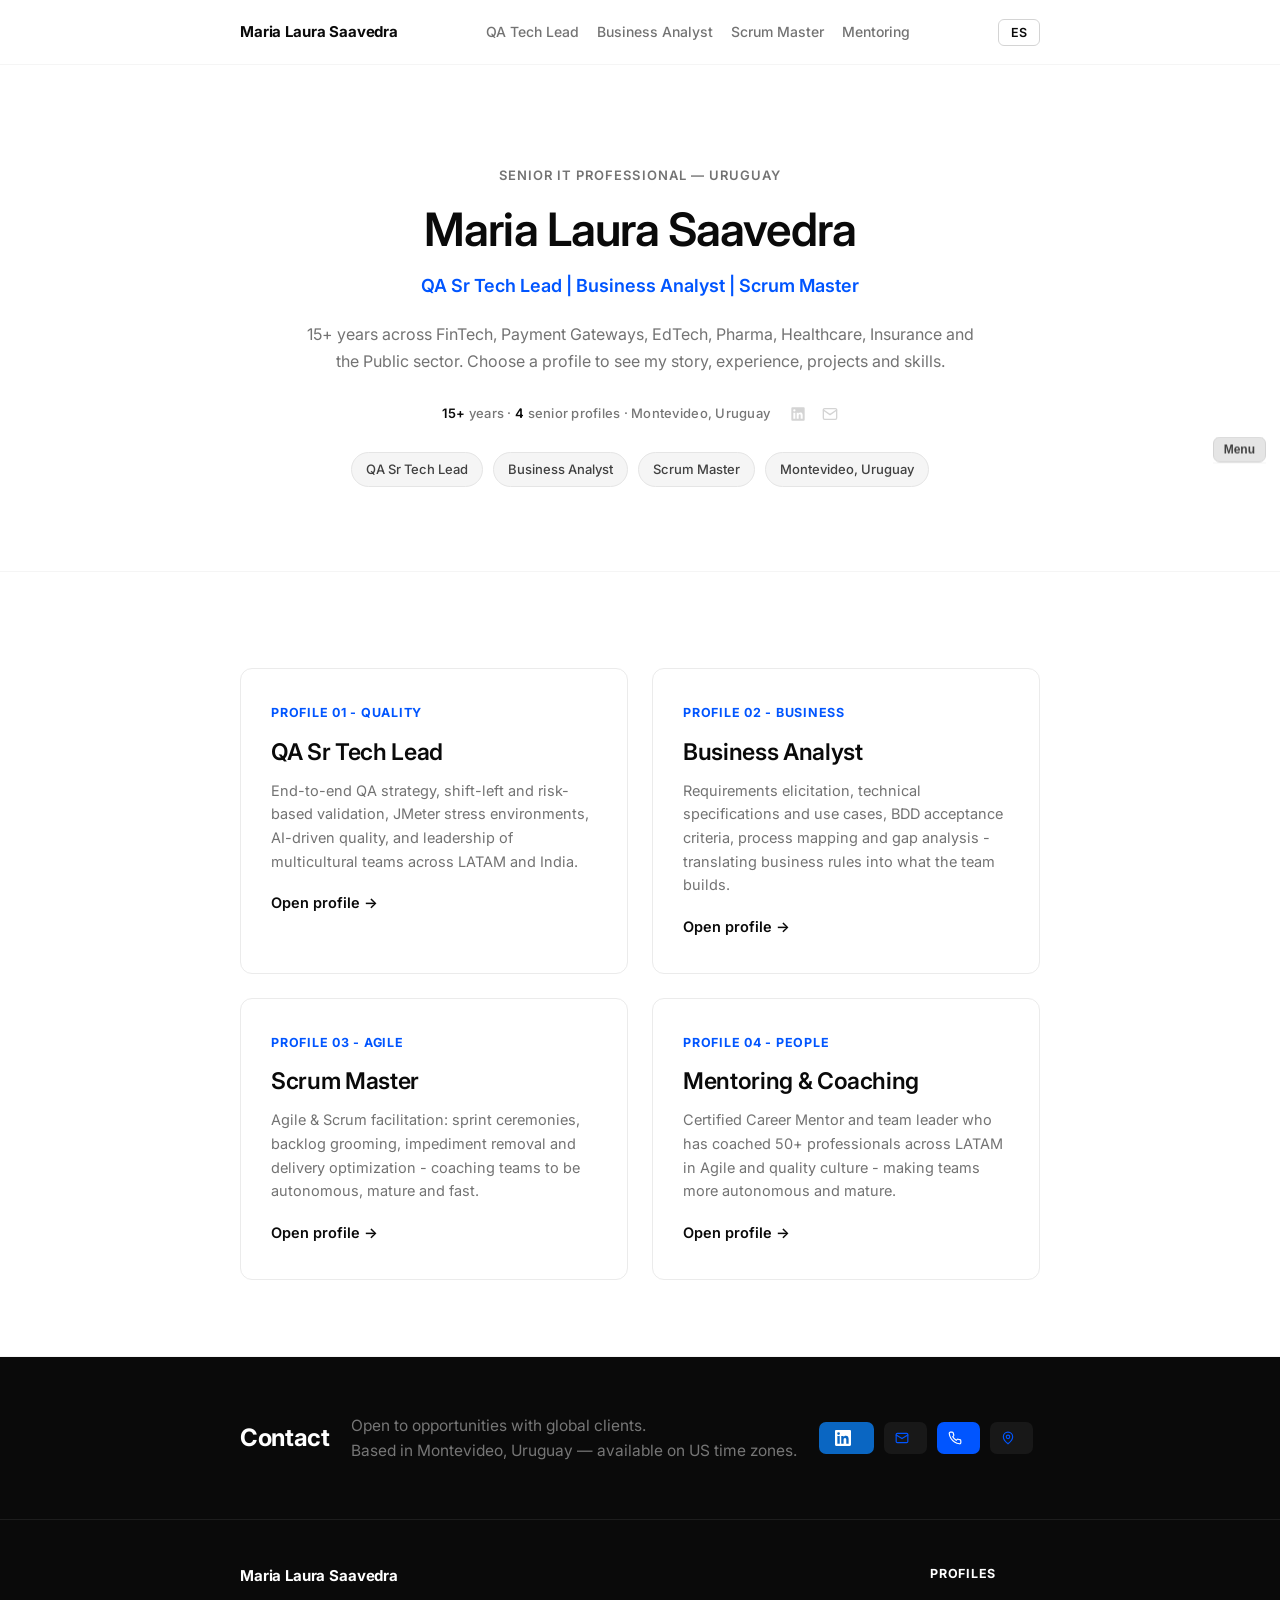
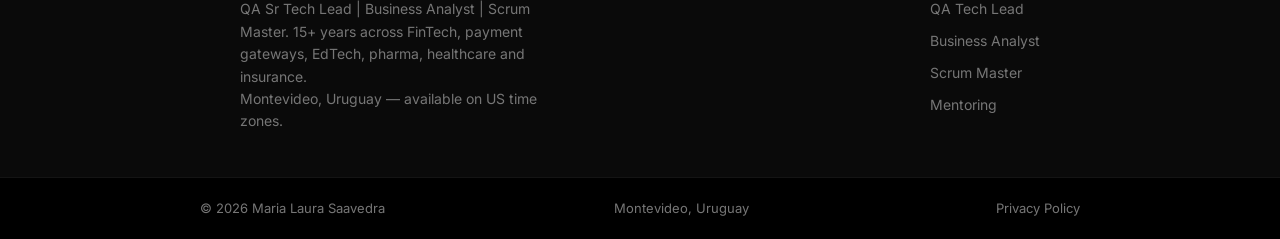
<file: index.html>
<!DOCTYPE html>
<html lang="en">
<head>
<meta charset="UTF-8">
<meta name="viewport" content="width=device-width, initial-scale=1.0">
<title>Maria Laura Saavedra - Senior Profiles</title>
<meta name="description" content="Maria Laura Saavedra - QA Sr Tech Lead and Business Analyst. 15+ years across FinTech, payment gateways, insurance, healthcare and the public sector. Montevideo, Uruguay.">
<link rel="preconnect" href="https://fonts.googleapis.com">
<link rel="preconnect" href="https://fonts.gstatic.com" crossorigin>
<link href="https://fonts.googleapis.com/css2?family=Inter:wght@400;500;600;700;800&display=swap" rel="stylesheet">
<link rel="stylesheet" href="styles.css">
</head>
<body>

<nav>
  <div class="container">
    <a class="logo" href="index.html">Maria Laura Saavedra</a>
    <div class="nav-links">
      <a class="nav-link-btn" href="qa-lead.html"><span class="en">QA Tech Lead</span><span class="es">QA Tech Lead</span></a>
      <a class="nav-link-btn" href="ba.html"><span class="en">Business Analyst</span><span class="es">Business Analyst</span></a>
      <a class="nav-link-btn" href="scrum-master.html"><span class="en">Scrum Master</span><span class="es">Scrum Master</span></a>
      <a class="nav-link-btn" href="mentoring.html"><span class="en">Mentoring</span><span class="es">Mentoría</span></a>
    </div>
    <button class="lang-btn" id="langBtn" onclick="toggleLang()">ES</button>
  </div>
</nav>

<header class="hero landing-hero">
  <div class="container">
    <span class="hero-label en">Senior IT Professional &mdash; Uruguay</span>
    <span class="hero-label es">Profesional IT Senior &mdash; Uruguay</span>
    <h1>Maria Laura Saavedra</h1>
    <div class="role en">QA Sr Tech Lead | Business Analyst | Scrum Master</div>
    <div class="role es">QA Sr Tech Lead | Business Analyst | Scrum Master</div>
    <p class="en">15+ years across FinTech, Payment Gateways, EdTech, Pharma, Healthcare, Insurance and the Public sector. Choose a profile to see my story, experience, projects and skills.</p>
    <p class="es">15+ años en FinTech, Pasarelas de Pago, EdTech, Pharma, Salud, Seguros y Sector Público. Elegí un perfil para ver mi historia, experiencia, proyectos y habilidades.</p>
    <div class="hero-proof">
      <span class="hero-proof-stats en"><strong>15+</strong> years &middot; <strong>4</strong> senior profiles &middot; Montevideo, Uruguay</span>
      <span class="hero-proof-stats es"><strong>15+</strong> años &middot; <strong>4</strong> perfiles senior &middot; Montevideo, Uruguay</span>
      <div class="hero-proof-social">
        <a href="https://www.linkedin.com/in/maria-laura-saavedra-rodriguez-45029432/" target="_blank" rel="noopener" aria-label="LinkedIn">
          <svg width="16" height="16" viewBox="0 0 24 24" fill="currentColor"><path d="M20.5 2h-17A1.5 1.5 0 002 3.5v17A1.5 1.5 0 003.5 22h17a1.5 1.5 0 001.5-1.5v-17A1.5 1.5 0 0020.5 2zM8 19H5v-9h3zM6.5 8.25A1.75 1.75 0 118.3 6.5a1.78 1.78 0 01-1.8 1.75zM19 19h-3v-4.74c0-1.42-.6-1.93-1.38-1.93A1.74 1.74 0 0013 14.19a.66.66 0 000 .14V19h-3v-9h2.9v1.3a3.11 3.11 0 012.7-1.4c1.55 0 3.36.86 3.36 3.66z"/></svg>
        </a>
        <a href="mailto:saalaura@gmail.com" aria-label="Email">
          <svg width="16" height="16" viewBox="0 0 24 24" fill="none" stroke="currentColor" stroke-width="2" stroke-linecap="round" stroke-linejoin="round"><path d="M4 4h16c1.1 0 2 .9 2 2v12c0 1.1-.9 2-2 2H4c-1.1 0-2-.9-2-2V6c0-1.1.9-2 2-2z"/><polyline points="22,6 12,13 2,6"/></svg>
        </a>
      </div>
    </div>
    <div class="chips" style="justify-content:center;">
      <span class="chip">QA Sr Tech Lead</span>
      <span class="chip">Business Analyst</span>
      <span class="chip">Scrum Master</span>
      <span class="chip">Montevideo, Uruguay</span>
    </div>
  </div>
</header>

<section>
  <div class="container">
    <div class="cards">
      <a class="profile-card" href="qa-lead.html">
        <div class="pc-tag en">Profile 01 - Quality</div><div class="pc-tag es">Perfil 01 - Calidad</div>
        <h3 class="en">QA Sr Tech Lead</h3><h3 class="es">QA Sr Tech Lead</h3>
        <p class="en">End-to-end QA strategy, shift-left and risk-based validation, JMeter stress environments, AI-driven quality, and leadership of multicultural teams across LATAM and India.</p>
        <p class="es">Estrategia QA end-to-end, shift-left y validación basada en riesgo, ambientes de stress con JMeter, calidad impulsada por IA, y liderazgo de equipos multiculturales en LATAM e India.</p>
        <span class="go en">Open profile &rarr;</span><span class="go es">Abrir perfil &rarr;</span>
      </a>
      <a class="profile-card" href="ba.html">
        <div class="pc-tag en">Profile 02 - Business</div><div class="pc-tag es">Perfil 02 - Negocio</div>
        <h3 class="en">Business Analyst</h3><h3 class="es">Business Analyst</h3>
        <p class="en">Requirements elicitation, technical specifications and use cases, BDD acceptance criteria, process mapping and gap analysis - translating business rules into what the team builds.</p>
        <p class="es">Elcitación de requisitos, especificaciones técnicas y casos de uso, criterios de aceptación BDD, mapeo de procesos y gap analysis - traduciendo las reglas de negocio en lo que el equipo construye.</p>
        <span class="go en">Open profile &rarr;</span><span class="go es">Abrir perfil &rarr;</span>
      </a>
      <a class="profile-card" href="scrum-master.html">
        <div class="pc-tag en">Profile 03 - Agile</div><div class="pc-tag es">Perfil 03 - Agile</div>
        <h3 class="en">Scrum Master</h3><h3 class="es">Scrum Master</h3>
        <p class="en">Agile &amp; Scrum facilitation: sprint ceremonies, backlog grooming, impediment removal and delivery optimization - coaching teams to be autonomous, mature and fast.</p>
        <p class="es">Facilitación Agile y Scrum: ceremonias de sprint, refinamiento de backlog, eliminación de impedimentos y optimización de la entrega - coachando equipos para que sean autónomos, maduros y rápidos.</p>
        <span class="go en">Open profile &rarr;</span><span class="go es">Abrir perfil &rarr;</span>
      </a>
      <a class="profile-card" href="mentoring.html">
        <div class="pc-tag en">Profile 04 - People</div><div class="pc-tag es">Perfil 04 - Personas</div>
        <h3 class="en">Mentoring &amp; Coaching</h3><h3 class="es">Mentoría y Coaching</h3>
        <p class="en">Certified Career Mentor and team leader who has coached 50+ professionals across LATAM in Agile and quality culture - making teams more autonomous and mature.</p>
        <p class="es">Career Mentor certificada y líder de equipos que ha coachado a 50+ profesionales en LATAM en cultura Agile y de calidad - haciendo equipos más autónomos y maduros.</p>
        <span class="go en">Open profile &rarr;</span><span class="go es">Abrir perfil &rarr;</span>
      </a>
    </div>
  </div>
</section>

<section id="contact" class="contact">
  <div class="container">
    <div class="contact-info">
      <h2 class="en">Contact</h2><h2 class="es">Contacto</h2>
      <p class="en">Open to opportunities with global clients.<br>Based in Montevideo, Uruguay &mdash; available on US time zones.</p>
      <p class="es">Disponible para oportunidades con clientes globales.<br>Vivo en Montevideo, Uruguay &mdash; disponible en horarios de EE.UU.</p>
      <div class="contact-row">
      <a class="citem linkedin" href="https://www.linkedin.com/in/maria-laura-saavedra-rodriguez-45029432/" target="_blank" rel="noopener" title="LinkedIn" aria-label="LinkedIn"><svg class="btn-icon" viewBox="0 0 24 24" fill="currentColor" aria-hidden="true"><path d="M20.45 20.45h-3.55v-5.57c0-1.33-.03-3.04-1.85-3.04-1.86 0-2.14 1.45-2.14 2.94v5.67H9.36V9h3.41v1.56h.05c.47-.9 1.63-1.85 3.36-1.85 3.6 0 4.27 2.37 4.27 5.45v6.29zM5.34 7.43a2.06 2.06 0 1 1 0-4.12 2.06 2.06 0 0 1 0 4.12zM7.12 20.45H3.55V9h3.57v11.45zM22.22 0H1.77C.79 0 0 .77 0 1.72v20.55C0 23.23.79 24 1.77 24h20.45c.98 0 1.78-.77 1.78-1.73V1.72C24 .77 23.2 0 22.22 0z"/></svg></a>
      <a class="citem icon" href="mailto:saalaura@gmail.com" title="saalaura@gmail.com" aria-label="Email"><svg class="btn-icon" viewBox="0 0 24 24" fill="none" stroke="currentColor" stroke-width="2" stroke-linecap="round" stroke-linejoin="round" aria-hidden="true"><rect x="2" y="4" width="20" height="16" rx="2"/><path d="m22 7-10 6L2 7"/></svg></a>
      <a class="citem icon blue" href="tel:+59897496335" title="+598 97 496 335" aria-label="Phone"><svg class="btn-icon" viewBox="0 0 24 24" fill="none" stroke="currentColor" stroke-width="2" stroke-linecap="round" stroke-linejoin="round" aria-hidden="true"><path d="M22 16.92v3a2 2 0 0 1-2.18 2 19.79 19.79 0 0 1-8.63-3.07 19.5 19.5 0 0 1-6-6 19.79 19.79 0 0 1-3.07-8.67A2 2 0 0 1 4.11 2h3a2 2 0 0 1 2 1.72c.13.96.36 1.9.7 2.81a2 2 0 0 1-.45 2.11L8.09 9.91a16 16 0 0 0 6 6l1.27-1.27a2 2 0 0 1 2.11-.45c.91.34 1.85.57 2.81.7A2 2 0 0 1 22 16.92z"/></svg></a>
      <a class="citem icon" href="https://www.google.com/maps/search/Montevideo,+Uruguay" target="_blank" rel="noopener" title="Montevideo, Uruguay" aria-label="Location"><svg class="btn-icon" viewBox="0 0 24 24" fill="none" stroke="currentColor" stroke-width="2" stroke-linecap="round" stroke-linejoin="round" aria-hidden="true"><path d="M20 10c0 6-8 12-8 12s-8-6-8-12a8 8 0 0 1 16 0Z"/><circle cx="12" cy="10" r="3"/></svg></a>
      </div>
    </div>
  </div>
</section>

<footer>
  <div class="footer-grid">
    <div class="footer-brand">
      <div class="footer-logo">Maria Laura Saavedra</div>
      <p class="footer-desc en">QA Sr Tech Lead | Business Analyst | Scrum Master. 15+ years across FinTech, payment gateways, EdTech, pharma, healthcare and insurance.<br>Montevideo, Uruguay &mdash; available on US time zones.</p>
      <p class="footer-desc es">QA Sr Tech Lead | Business Analyst | Scrum Master. 15+ años en FinTech, pasarelas de pago, EdTech, pharma, salud y seguros.<br>Montevideo, Uruguay &mdash; disponible en horarios de EE.UU.</p>
    </div>
    <div class="footer-col">
      <div class="footer-col-heading"><span class="en">Profiles</span><span class="es">Perfiles</span></div>
      <a href="qa-lead.html"><span class="en">QA Tech Lead</span><span class="es">QA Tech Lead</span></a>
      <a href="ba.html"><span class="en">Business Analyst</span><span class="es">Business Analyst</span></a>
      <a href="scrum-master.html"><span class="en">Scrum Master</span><span class="es">Scrum Master</span></a>
      <a href="mentoring.html"><span class="en">Mentoring</span><span class="es">Mentoría</span></a>
    </div>
  </div>
  <div class="footer-bottom">
    <div class="footer-bottom-inner">
      <span>&copy; <span id="year"></span> Maria Laura Saavedra</span>
      <span>Montevideo, Uruguay</span>
      <div class="footer-bottom-links">
        <a href="privacy.html"><span class="en">Privacy Policy</span><span class="es">Política de privacidad</span></a>
      </div>
    </div>
  </div>
</footer>

<nav class="float-nav" aria-label="Quick nav">
  <button class="float-toggle" id="floatToggle" aria-label="Menu"><span class="en">Menu</span><span class="es">Menú</span></button>
  <div class="float-panel" id="floatPanel">
    <a href="index.html"><span class="en">Home</span><span class="es">Inicio</span></a>
    <a href="qa-lead.html">QA</a>
    <a href="ba.html">BA</a>
    <a href="scrum-master.html">SM</a>
    <a href="mentoring.html"><span class="en">Mentoring</span><span class="es">Mentoría</span></a>
  </div>
</nav>

<script>
  document.getElementById('year').textContent = new Date().getFullYear();
  function toggleLang() {
    document.body.classList.toggle('es');
    document.getElementById('langBtn').textContent = document.body.classList.contains('es') ? 'EN' : 'ES';
  }
  document.getElementById('floatToggle').addEventListener('click', function () {
    document.getElementById('floatPanel').classList.toggle('open');
  });
</script>
</body>
</html>
</file>
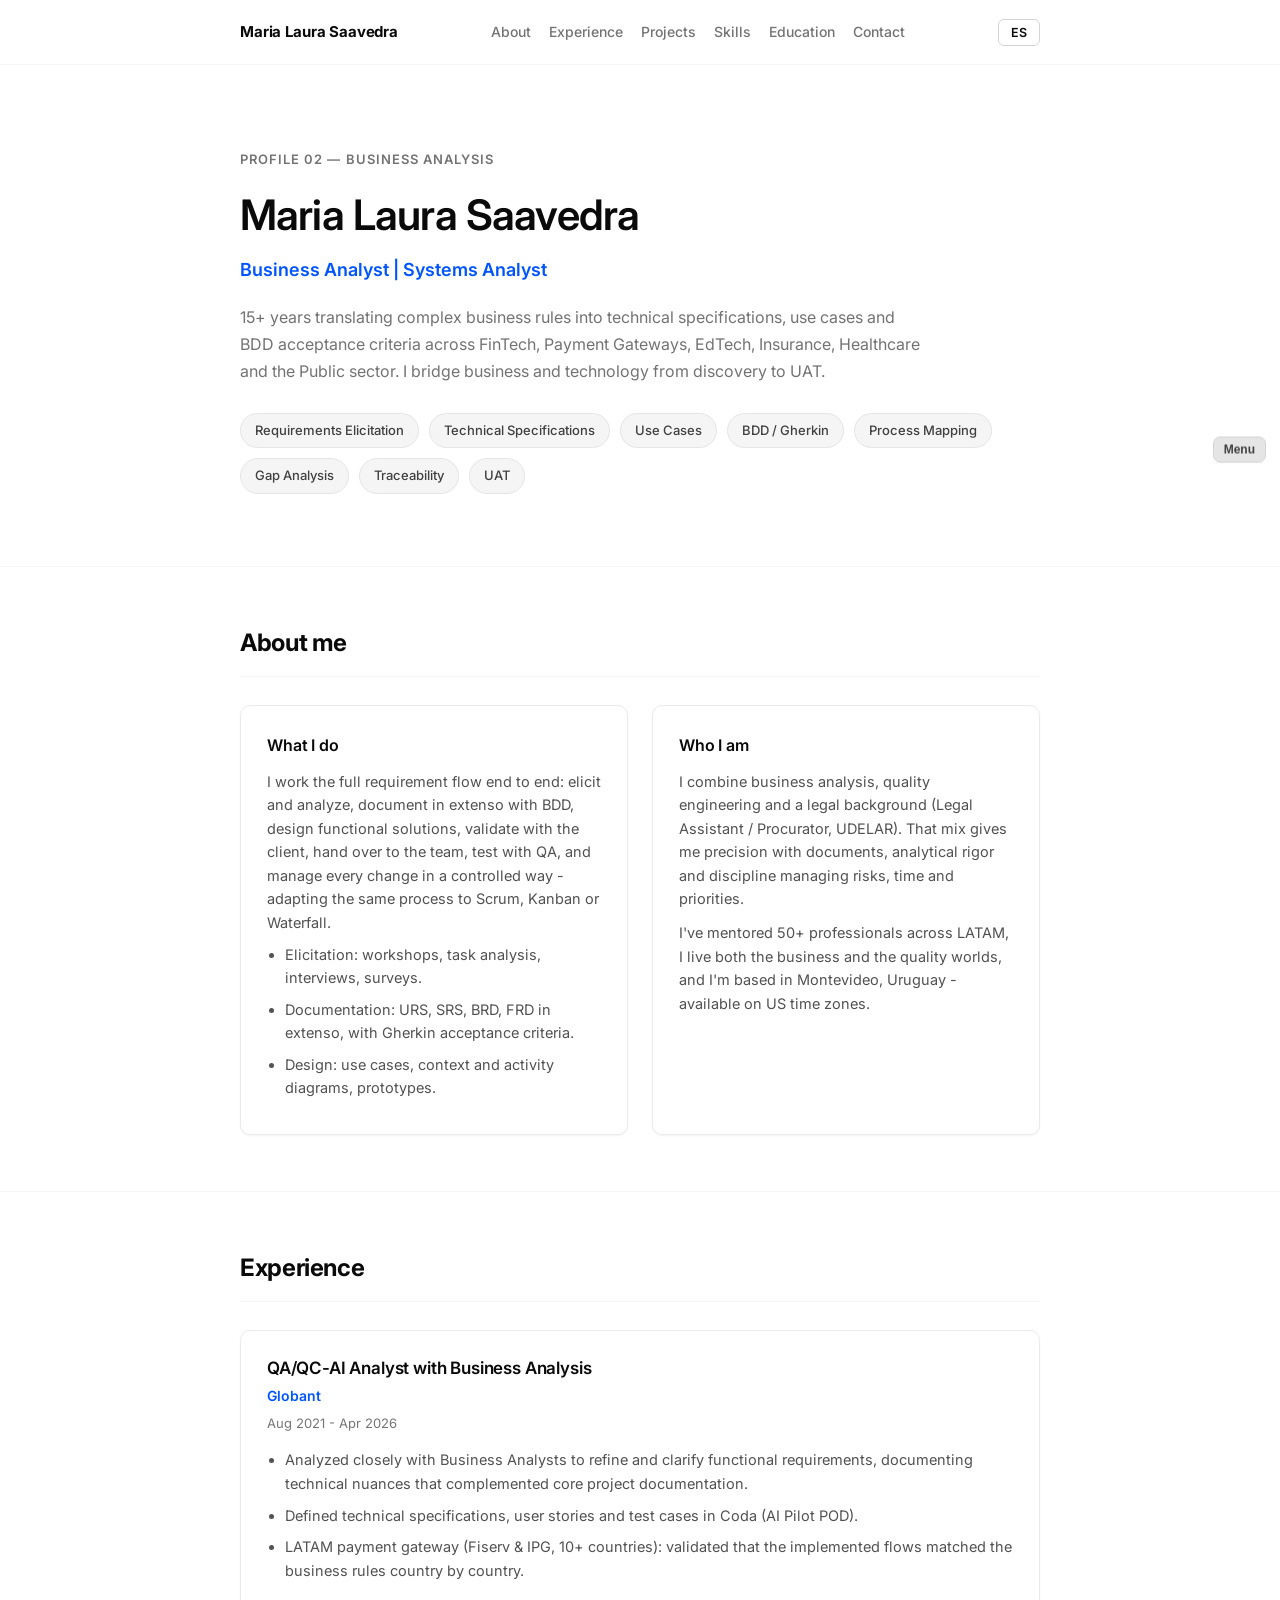
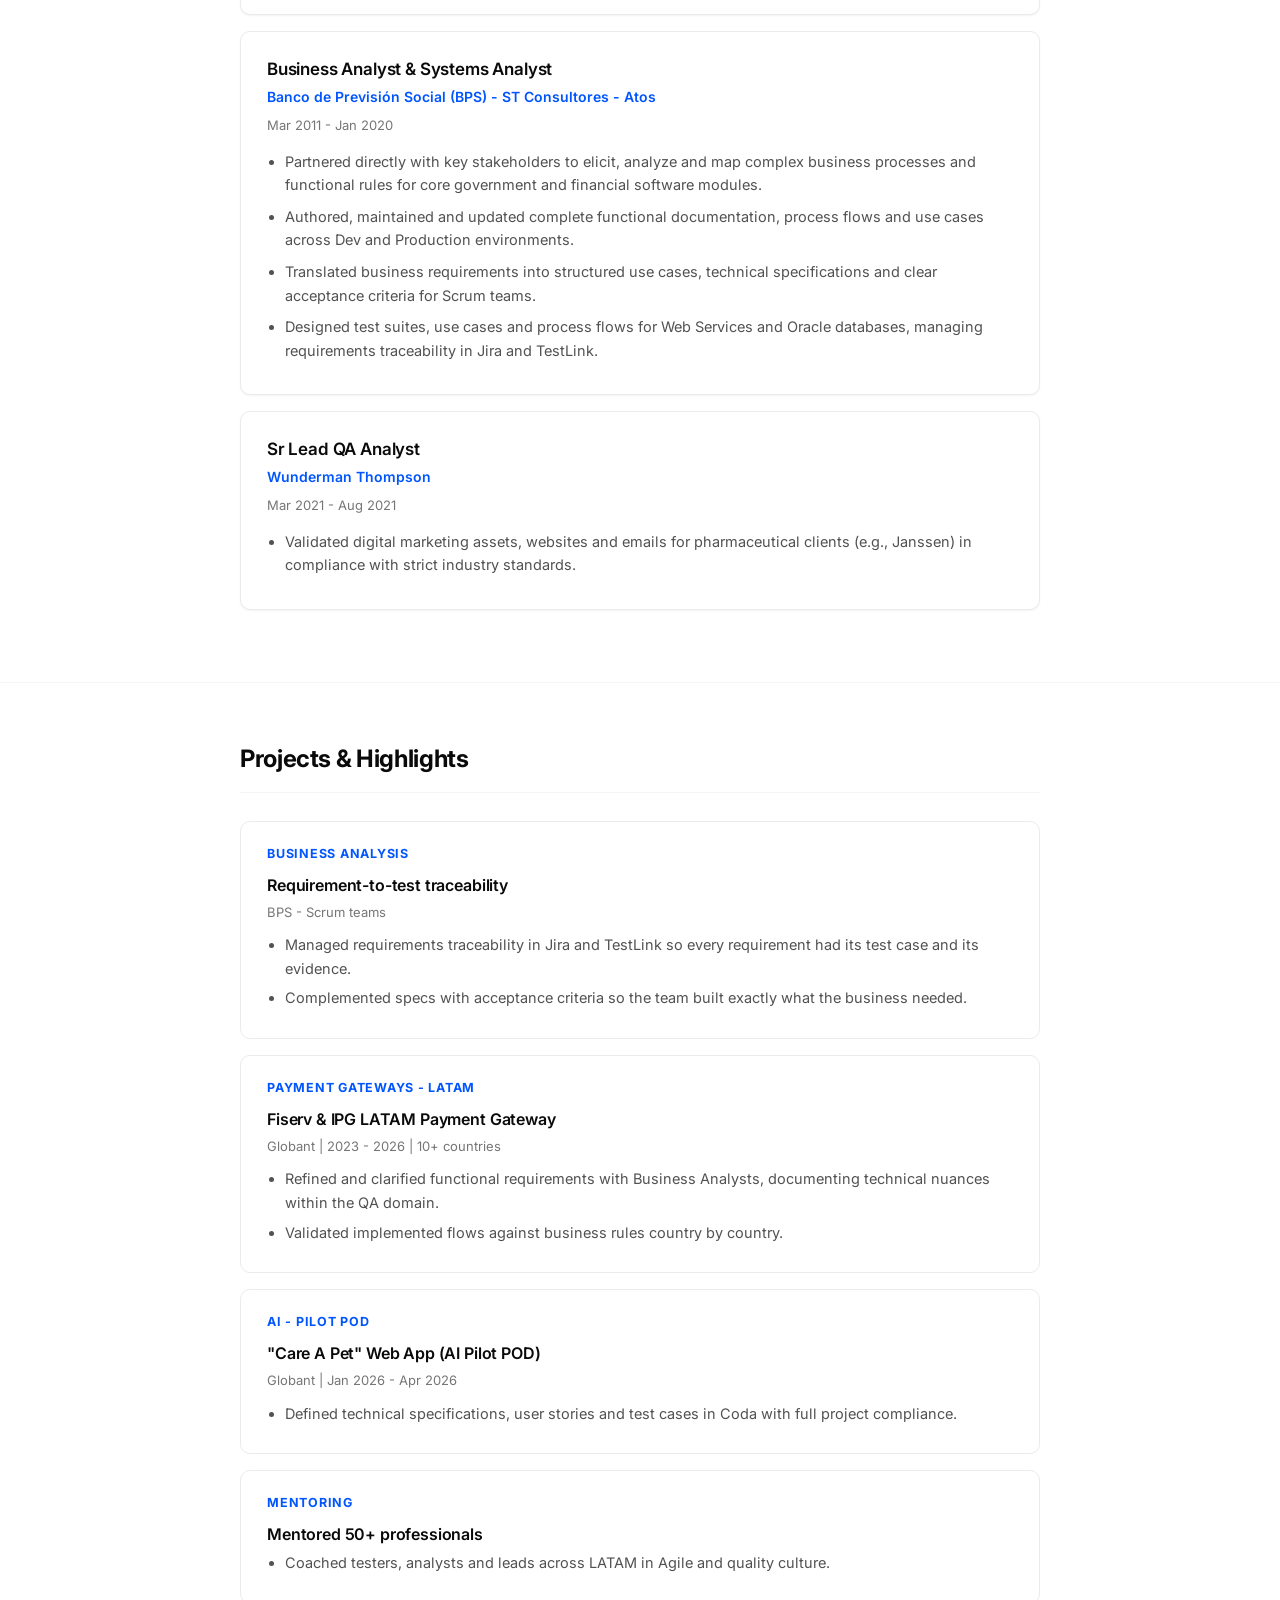
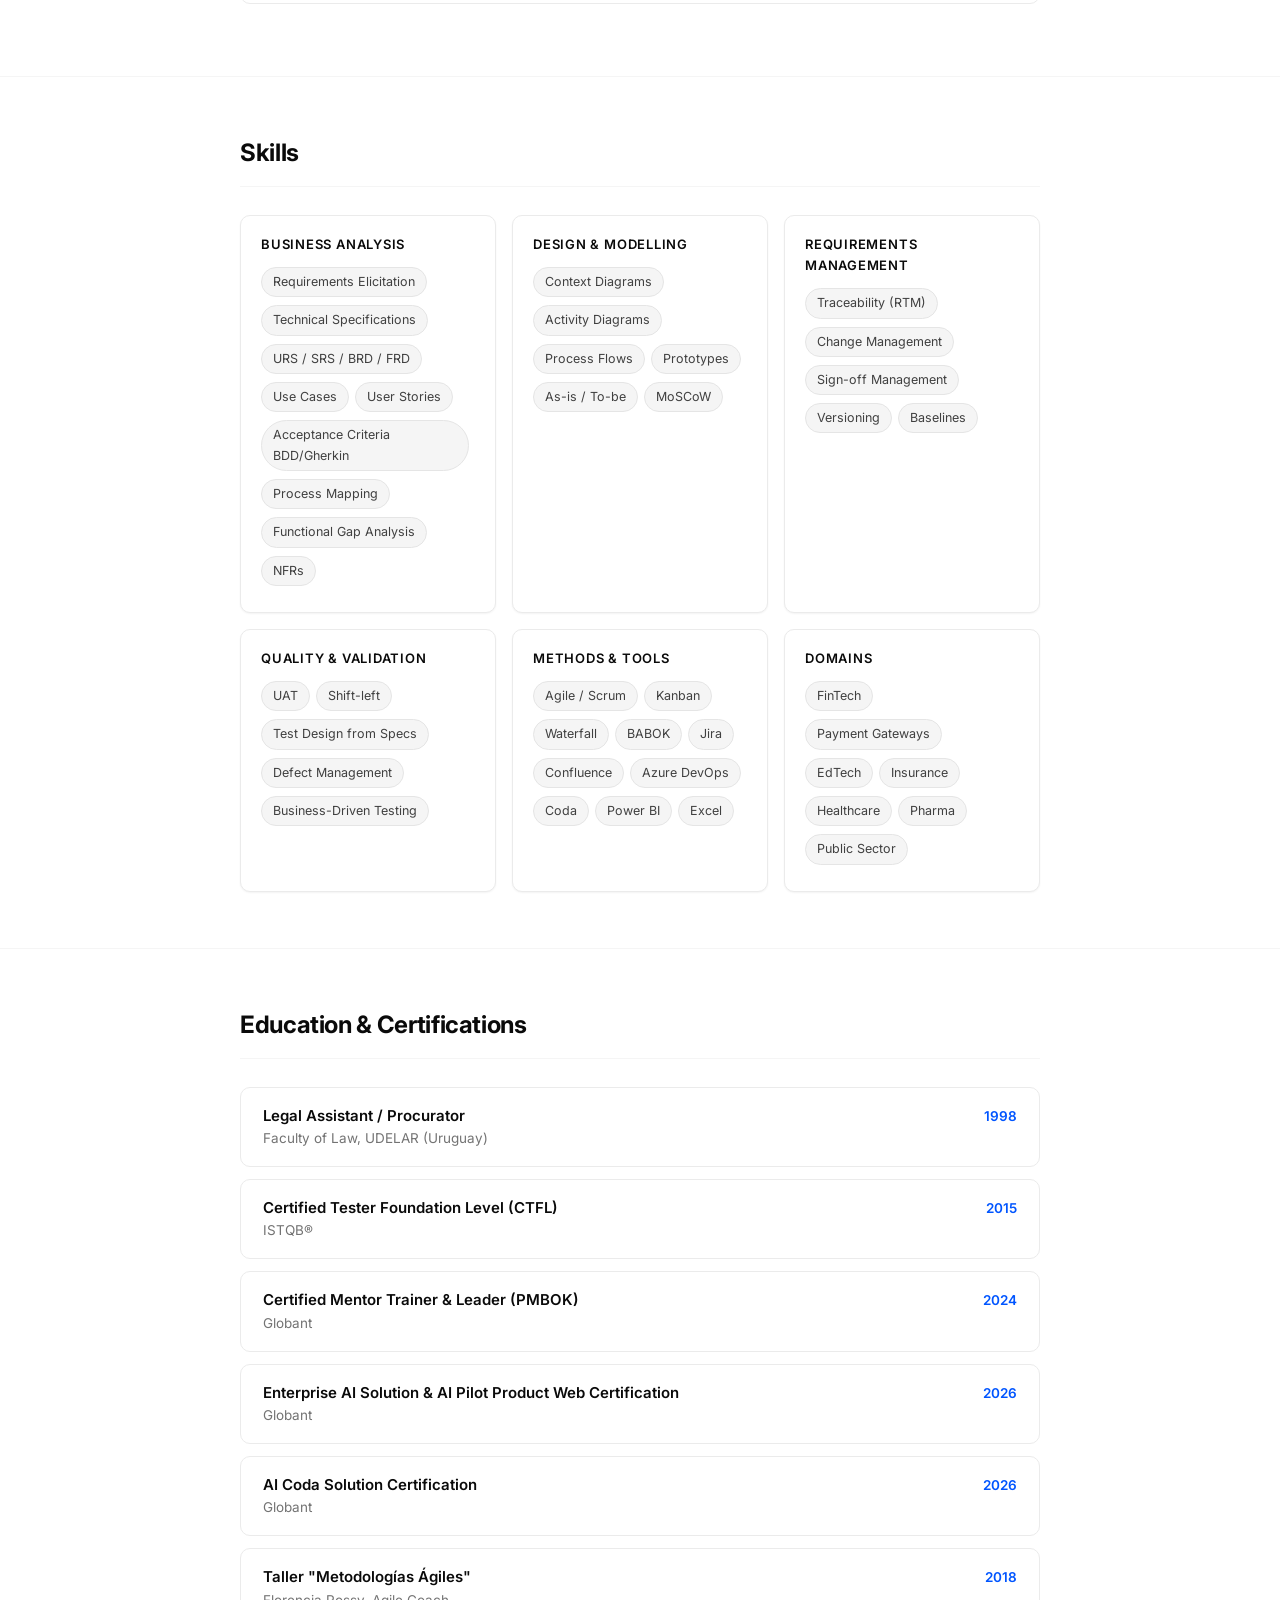
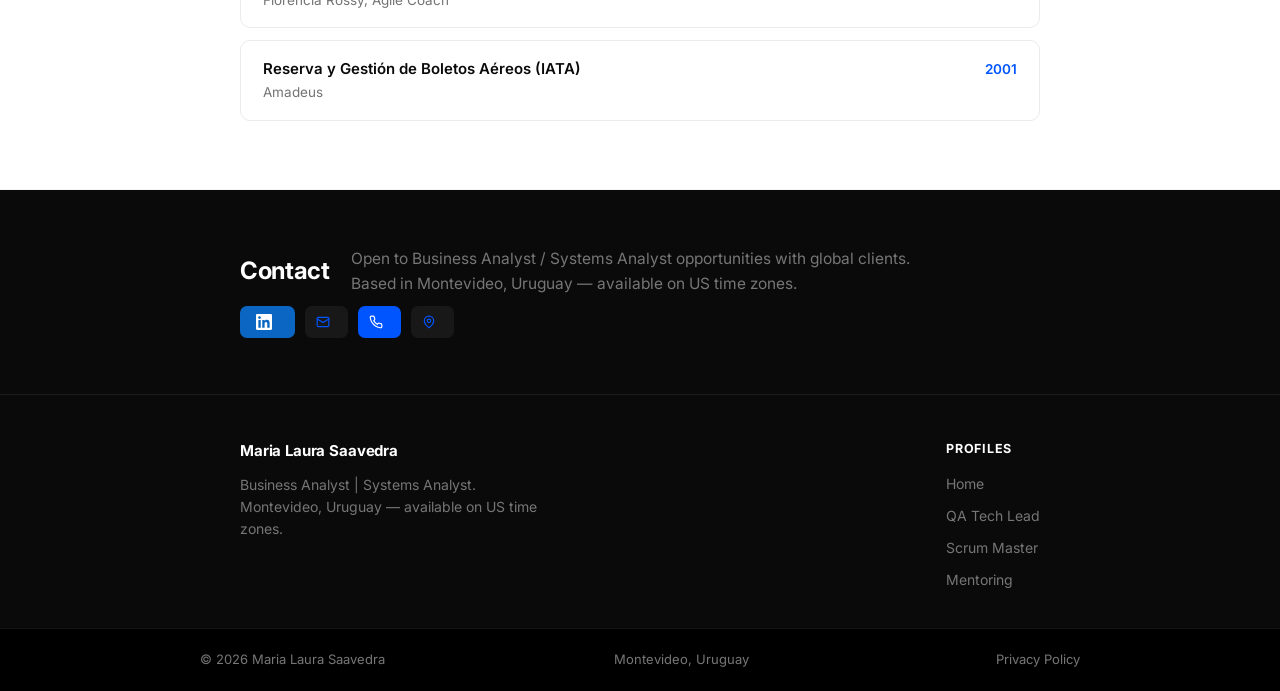
<file: ba.html>
<!DOCTYPE html>
<html lang="en">
<head>
<meta charset="UTF-8">
<meta name="viewport" content="width=device-width, initial-scale=1.0">
<title>Maria Laura Saavedra - Business Analyst</title>
<meta name="description" content="Business Analyst &amp; Systems Analyst with 15+ years. Requirements elicitation, technical specifications, use cases, BDD acceptance criteria, process mapping. FinTech, insurance, public sector.">
<link rel="preconnect" href="https://fonts.googleapis.com">
<link rel="preconnect" href="https://fonts.gstatic.com" crossorigin>
<link href="https://fonts.googleapis.com/css2?family=Inter:wght@400;500;600;700;800&display=swap" rel="stylesheet">
<link rel="stylesheet" href="styles.css">
</head>
<body>

<nav>
  <div class="container">
    <a class="logo" href="index.html">Maria Laura Saavedra</a>
    <div class="nav-links">
      <a href="#about"><span class="en">About</span><span class="es">Sobre mí</span></a>
      <a href="#experience"><span class="en">Experience</span><span class="es">Experiencia</span></a>
      <a href="#projects"><span class="en">Projects</span><span class="es">Proyectos</span></a>
      <a href="#skills"><span class="en">Skills</span><span class="es">Habilidades</span></a>
      <a href="#education"><span class="en">Education</span><span class="es">Educación</span></a>
      <a href="#contact"><span class="en">Contact</span><span class="es">Contacto</span></a>
    </div>
    <button class="lang-btn" id="langBtn" onclick="toggleLang()">ES</button>
  </div>
</nav>

<header class="hero">
  <div class="container">
    <span class="hero-label en">Profile 02 &mdash; Business Analysis</span>
    <span class="hero-label es">Perfil 02 &mdash; Análisis de Negocio</span>
    <h1>Maria Laura Saavedra</h1>
    <div class="role">Business Analyst | Systems Analyst</div>
    <p class="en">15+ years translating complex business rules into technical specifications, use cases and BDD acceptance criteria across FinTech, Payment Gateways, EdTech, Insurance, Healthcare and the Public sector. I bridge business and technology from discovery to UAT.</p>
    <p class="es">15+ años traduciendo reglas de negocio complejas en especificaciones técnicas, casos de uso y criterios de aceptación BDD en FinTech, Pasarelas de Pago, EdTech, Seguros, Salud y Sector Público. Soy el puente entre el negocio y la tecnología, del discovery a la UAT.</p>
    <div class="chips">
      <span class="chip">Requirements Elicitation</span>
      <span class="chip">Technical Specifications</span>
      <span class="chip">Use Cases</span>
      <span class="chip">BDD / Gherkin</span>
      <span class="chip">Process Mapping</span>
      <span class="chip">Gap Analysis</span>
      <span class="chip">Traceability</span>
      <span class="chip">UAT</span>
    </div>
  </div>
</header>

<section id="about">
  <div class="container">
    <h2 class="en">About me</h2><h2 class="es">Sobre mí</h2>
    <div class="about-grid">
      <div class="about-card">
        <h3 class="en">What I do</h3><h3 class="es">Qué hago</h3>
        <p class="en">I work the full requirement flow end to end: elicit and analyze, document in extenso with BDD, design functional solutions, validate with the client, hand over to the team, test with QA, and manage every change in a controlled way - adapting the same process to Scrum, Kanban or Waterfall.</p>
        <p class="es">Trabajo el flujo completo del requisito: elicito y analizo, documento en extenso con BDD, diseño soluciones funcionales, valido con el cliente, entrego al equipo, pruebo con QA y gestiono cada cambio de forma controlada - adaptando el proceso a Scrum, Kanban o Waterfall.</p>
        <ul>
          <li class="en">Elicitation: workshops, task analysis, interviews, surveys.</li>
          <li class="es">Elicitación: workshops, task analysis, entrevistas, encuestas.</li>
          <li class="en">Documentation: URS, SRS, BRD, FRD in extenso, with Gherkin acceptance criteria.</li>
          <li class="es">Documentación: URS, SRS, BRD, FRD en extenso, con criterios de aceptación Gherkin.</li>
          <li class="en">Design: use cases, context and activity diagrams, prototypes.</li>
          <li class="es">Diseño: casos de uso, diagramas de contexto y actividad, prototipos.</li>
        </ul>
      </div>
      <div class="about-card">
        <h3 class="en">Who I am</h3><h3 class="es">Quién soy</h3>
        <p class="en">I combine business analysis, quality engineering and a legal background (Legal Assistant / Procurator, UDELAR). That mix gives me precision with documents, analytical rigor and discipline managing risks, time and priorities.</p>
        <p class="es">Combino análisis de negocio, ingeniería de calidad y formación legal (Asistente / Procurador, UDELAR). Esa mezcla me da precisión con la documentación, rigor analítico y disciplina para gestionar riesgos, tiempos y prioridades.</p>
        <p class="en" style="margin-top:10px;">I've mentored 50+ professionals across LATAM, I live both the business and the quality worlds, and I'm based in Montevideo, Uruguay - available on US time zones.</p>
        <p class="es" style="margin-top:10px;">He mentorado a 50+ profesionales en LATAM, vivo los mundos del negocio y de la calidad, y estoy en Montevideo, Uruguay - disponible en horarios de EE.UU.</p>
      </div>
    </div>
  </div>
</section>

<section id="experience">
  <div class="container">
    <h2 class="en">Experience</h2><h2 class="es">Experiencia</h2>

    <div class="job">
      <h3 class="en">QA/QC-AI Analyst with Business Analysis</h3><h3 class="es">QA/QC-AI Analyst con Análisis de Negocio</h3>
      <div class="co">Globant</div>
      <div class="date">Aug 2021 - Apr 2026</div>
      <ul>
        <li class="en">Analyzed closely with Business Analysts to refine and clarify functional requirements, documenting technical nuances that complemented core project documentation.</li>
        <li class="es">Analicé junto a los Business Analysts para refinar y clarificar requisitos funcionales, documentando matices técnicos que complementaban la documentación central del proyecto.</li>
        <li class="en">Defined technical specifications, user stories and test cases in Coda (AI Pilot POD).</li>
        <li class="es">Definí especificaciones técnicas, user stories y casos de prueba en Coda (AI Pilot POD).</li>
        <li class="en">LATAM payment gateway (Fiserv &amp; IPG, 10+ countries): validated that the implemented flows matched the business rules country by country.</li>
        <li class="es">Pasarela de pagos LATAM (Fiserv &amp; IPG, 10+ países): validé que los flujos implementados coincidieran con las reglas de negocio país por país.</li>
      </ul>
    </div>

    <div class="job">
      <h3 class="en">Business Analyst &amp; Systems Analyst</h3><h3 class="es">Business Analyst &amp; Systems Analyst</h3>
      <div class="co">Banco de Previsi&oacute;n Social (BPS) - ST Consultores - Atos</div>
      <div class="date">Mar 2011 - Jan 2020</div>
      <ul>
        <li class="en">Partnered directly with key stakeholders to elicit, analyze and map complex business processes and functional rules for core government and financial software modules.</li>
        <li class="es">Trabajé directamente con stakeholders clave para elicitar, analizar y mapear procesos de negocio y reglas funcionales de módulos core gubernamentales y financieros.</li>
        <li class="en">Authored, maintained and updated complete functional documentation, process flows and use cases across Dev and Production environments.</li>
        <li class="es">Redacté, mantuve y actualicé documentación funcional completa, flujos de proceso y casos de uso en ambientes de Desarrollo y Producción.</li>
        <li class="en">Translated business requirements into structured use cases, technical specifications and clear acceptance criteria for Scrum teams.</li>
        <li class="es">Traduje requisitos de negocio en casos de uso estructurados, especificaciones técnicas y criterios de aceptación claros para equipos Scrum.</li>
        <li class="en">Designed test suites, use cases and process flows for Web Services and Oracle databases, managing requirements traceability in Jira and TestLink.</li>
        <li class="es">Diseñé suites de pruebas, casos de uso y flujos para Web Services y Oracle, gestionando la trazabilidad de requisitos en Jira y TestLink.</li>
      </ul>
    </div>

    <div class="job">
      <h3 class="en">Sr Lead QA Analyst</h3><h3 class="es">Sr Lead QA Analyst</h3>
      <div class="co">Wunderman Thompson</div>
      <div class="date">Mar 2021 - Aug 2021</div>
      <ul>
        <li class="en">Validated digital marketing assets, websites and emails for pharmaceutical clients (e.g., Janssen) in compliance with strict industry standards.</li>
        <li class="es">Validé assets de marketing digital, sitios y emails para clientes farmacéuticos (ej. Janssen) cumpliendo estándares estrictos de la industria.</li>
      </ul>
    </div>
  </div>
</section>

<section id="projects">
  <div class="container">
    <h2 class="en">Projects &amp; Highlights</h2><h2 class="es">Proyectos y logros</h2>

    <div class="proj">
      <div class="tag en">Business Analysis</div><div class="tag es">Análisis de negocio</div>
      <h3 class="en">Requirement-to-test traceability</h3><h3 class="es">Trazabilidad requisito-prueba</h3>
      <div class="meta en">BPS - Scrum teams</div><div class="meta es">BPS - equipos Scrum</div>
      <ul>
        <li class="en">Managed requirements traceability in Jira and TestLink so every requirement had its test case and its evidence.</li>
        <li class="es">Gestioné la trazabilidad de requisitos en Jira y TestLink para que cada requisito tuviera su caso de prueba y su evidencia.</li>
        <li class="en">Complemented specs with acceptance criteria so the team built exactly what the business needed.</li>
        <li class="es">Complementé las especificaciones con criterios de aceptación para que el equipo construyera exactamente lo que el negocio necesitaba.</li>
      </ul>
    </div>

    <div class="proj">
      <div class="tag en">Payment Gateways - LATAM</div><div class="tag es">Pasarelas de Pago - LATAM</div>
      <h3>Fiserv &amp; IPG LATAM Payment Gateway</h3>
      <div class="meta en">Globant | 2023 - 2026 | 10+ countries</div><div class="meta es">Globant | 2023 - 2026 | 10+ países</div>
      <ul>
        <li class="en">Refined and clarified functional requirements with Business Analysts, documenting technical nuances within the QA domain.</li>
        <li class="es">Refiné y clarifiqué requisitos funcionales con los Business Analysts, documentando matices técnicos desde el dominio QA.</li>
        <li class="en">Validated implemented flows against business rules country by country.</li>
        <li class="es">Validé los flujos implementados contra las reglas de negocio país por país.</li>
      </ul>
    </div>

    <div class="proj">
      <div class="tag en">AI - Pilot POD</div><div class="tag es">IA - Pilot POD</div>
      <h3>"Care A Pet" Web App (AI Pilot POD)</h3>
      <div class="meta en">Globant | Jan 2026 - Apr 2026</div><div class="meta es">Globant | Ene 2026 - Abr 2026</div>
      <ul>
        <li class="en">Defined technical specifications, user stories and test cases in Coda with full project compliance.</li>
        <li class="es">Definí especificaciones técnicas, user stories y casos de prueba en Coda con compliance completo del proyecto.</li>
      </ul>
    </div>

    <div class="proj">
      <div class="tag en">Mentoring</div><div class="tag es">Mentoría</div>
      <h3 class="en">Mentored 50+ professionals</h3><h3 class="es">50+ profesionales mentorados</h3>
      <ul>
        <li class="en">Coached testers, analysts and leads across LATAM in Agile and quality culture.</li>
        <li class="es">Coaché testers, analistas y líderes en LATAM en cultura Agile y de calidad.</li>
      </ul>
    </div>
  </div>
</section>

<section id="skills">
  <div class="container">
    <h2 class="en">Skills</h2><h2 class="es">Habilidades</h2>
    <div class="skills-grid">
      <div class="skill-card">
        <h3 class="en">Business Analysis</h3><h3 class="es">Análisis de negocio</h3>
        <span>Requirements Elicitation</span><span>Technical Specifications</span><span>URS / SRS / BRD / FRD</span><span>Use Cases</span><span>User Stories</span><span>Acceptance Criteria BDD/Gherkin</span><span>Process Mapping</span><span>Functional Gap Analysis</span><span>NFRs</span>
      </div>
      <div class="skill-card">
        <h3 class="en">Design &amp; Modelling</h3><h3 class="es">Diseño y modelado</h3>
        <span>Context Diagrams</span><span>Activity Diagrams</span><span>Process Flows</span><span>Prototypes</span><span>As-is / To-be</span><span>MoSCoW</span>
      </div>
      <div class="skill-card">
        <h3 class="en">Requirements Management</h3><h3 class="es">Gestión de requisitos</h3>
        <span>Traceability (RTM)</span><span>Change Management</span><span>Sign-off Management</span><span>Versioning</span><span>Baselines</span>
      </div>
      <div class="skill-card">
        <h3 class="en">Quality &amp; Validation</h3><h3 class="es">Calidad y validación</h3>
        <span>UAT</span><span>Shift-left</span><span>Test Design from Specs</span><span>Defect Management</span><span>Business-Driven Testing</span>
      </div>
      <div class="skill-card">
        <h3 class="en">Methods &amp; Tools</h3><h3 class="es">Métodos y herramientas</h3>
        <span>Agile / Scrum</span><span>Kanban</span><span>Waterfall</span><span>BABOK</span><span>Jira</span><span>Confluence</span><span>Azure DevOps</span><span>Coda</span><span>Power BI</span><span>Excel</span>
      </div>
      <div class="skill-card">
        <h3 class="en">Domains</h3><h3 class="es">Dominios</h3>
        <span>FinTech</span><span>Payment Gateways</span><span>EdTech</span><span>Insurance</span><span>Healthcare</span><span>Pharma</span><span>Public Sector</span>
      </div>
    </div>
  </div>
</section>

<section id="education">
  <div class="container">
    <h2 class="en">Education &amp; Certifications</h2><h2 class="es">Educación y certificaciones</h2>
    <div class="edu">
      <div><div class="name">Legal Assistant / Procurator</div><div class="detail en">Faculty of Law, UDELAR (Uruguay)</div><div class="detail es">Facultad de Derecho, UDELAR (Uruguay)</div></div>
      <div class="date">1998</div>
    </div>
    <div class="edu">
      <div><div class="name">Certified Tester Foundation Level (CTFL)</div><div class="detail">ISTQB&reg;</div></div>
      <div class="date">2015</div>
    </div>
    <div class="edu">
      <div><div class="name">Certified Mentor Trainer &amp; Leader (PMBOK)</div><div class="detail">Globant</div></div>
      <div class="date">2024</div>
    </div>
    <div class="edu">
      <div><div class="name">Enterprise AI Solution &amp; AI Pilot Product Web Certification</div><div class="detail">Globant</div></div>
      <div class="date">2026</div>
    </div>
    <div class="edu">
      <div><div class="name">AI Coda Solution Certification</div><div class="detail">Globant</div></div>
      <div class="date">2026</div>
    </div>
    <div class="edu">
      <div><div class="name">Taller "Metodolog&iacute;as &Aacute;giles"</div><div class="detail">Florencia Rossy, Agile Coach</div></div>
      <div class="date">2018</div>
    </div>
    <div class="edu">
      <div><div class="name">Reserva y Gesti&oacute;n de Boletos A&eacute;reos (IATA)</div><div class="detail">Amadeus</div></div>
      <div class="date">2001</div>
    </div>
  </div>
</section>

<section id="contact" class="contact">
  <div class="container">
    <div class="contact-info">
      <h2 class="en">Contact</h2><h2 class="es">Contacto</h2>
      <p class="en">Open to Business Analyst / Systems Analyst opportunities with global clients.<br>Based in Montevideo, Uruguay &mdash; available on US time zones.</p>
      <p class="es">Disponible para oportunidades de Business Analyst / Systems Analyst con clientes globales.<br>Vivo en Montevideo, Uruguay &mdash; disponible en horarios de EE.UU.</p>
      <div class="contact-row">
      <a class="citem linkedin" href="https://www.linkedin.com/in/maria-laura-saavedra-rodriguez-45029432/" target="_blank" rel="noopener" title="LinkedIn" aria-label="LinkedIn"><svg class="btn-icon" viewBox="0 0 24 24" fill="currentColor" aria-hidden="true"><path d="M20.45 20.45h-3.55v-5.57c0-1.33-.03-3.04-1.85-3.04-1.86 0-2.14 1.45-2.14 2.94v5.67H9.36V9h3.41v1.56h.05c.47-.9 1.63-1.85 3.36-1.85 3.6 0 4.27 2.37 4.27 5.45v6.29zM5.34 7.43a2.06 2.06 0 1 1 0-4.12 2.06 2.06 0 0 1 0 4.12zM7.12 20.45H3.55V9h3.57v11.45zM22.22 0H1.77C.79 0 0 .77 0 1.72v20.55C0 23.23.79 24 1.77 24h20.45c.98 0 1.78-.77 1.78-1.73V1.72C24 .77 23.2 0 22.22 0z"/></svg></a>
      <a class="citem icon" href="mailto:saalaura@gmail.com" title="saalaura@gmail.com" aria-label="Email"><svg class="btn-icon" viewBox="0 0 24 24" fill="none" stroke="currentColor" stroke-width="2" stroke-linecap="round" stroke-linejoin="round" aria-hidden="true"><rect x="2" y="4" width="20" height="16" rx="2"/><path d="m22 7-10 6L2 7"/></svg></a>
      <a class="citem icon blue" href="tel:+59897496335" title="+598 97 496 335" aria-label="Phone"><svg class="btn-icon" viewBox="0 0 24 24" fill="none" stroke="currentColor" stroke-width="2" stroke-linecap="round" stroke-linejoin="round" aria-hidden="true"><path d="M22 16.92v3a2 2 0 0 1-2.18 2 19.79 19.79 0 0 1-8.63-3.07 19.5 19.5 0 0 1-6-6 19.79 19.79 0 0 1-3.07-8.67A2 2 0 0 1 4.11 2h3a2 2 0 0 1 2 1.72c.13.96.36 1.9.7 2.81a2 2 0 0 1-.45 2.11L8.09 9.91a16 16 0 0 0 6 6l1.27-1.27a2 2 0 0 1 2.11-.45c.91.34 1.85.57 2.81.7A2 2 0 0 1 22 16.92z"/></svg></a>
      <a class="citem icon" href="https://www.google.com/maps/search/Montevideo,+Uruguay" target="_blank" rel="noopener" title="Montevideo, Uruguay" aria-label="Location"><svg class="btn-icon" viewBox="0 0 24 24" fill="none" stroke="currentColor" stroke-width="2" stroke-linecap="round" stroke-linejoin="round" aria-hidden="true"><path d="M20 10c0 6-8 12-8 12s-8-6-8-12a8 8 0 0 1 16 0Z"/><circle cx="12" cy="10" r="3"/></svg></a>
      </div>
    </div>
  </div>
</section>

<footer>
  <div class="footer-grid">
    <div class="footer-brand">
      <div class="footer-logo">Maria Laura Saavedra</div>
      <p class="footer-desc">Business Analyst | Systems Analyst.<br>Montevideo, Uruguay &mdash; available on US time zones.</p>
    </div>
    <div class="footer-col">
      <div class="footer-col-heading"><span class="en">Profiles</span><span class="es">Perfiles</span></div>
      <a href="index.html"><span class="en">Home</span><span class="es">Inicio</span></a>
      <a href="qa-lead.html"><span class="en">QA Tech Lead</span><span class="es">QA Tech Lead</span></a>
      <a href="scrum-master.html"><span class="en">Scrum Master</span><span class="es">Scrum Master</span></a>
      <a href="mentoring.html"><span class="en">Mentoring</span><span class="es">Mentoría</span></a>
    </div>
  </div>
    </div>
  </div>
  <div class="footer-bottom">
    <div class="footer-bottom-inner">
      <span>&copy; <span id="year"></span> Maria Laura Saavedra</span>
      <span>Montevideo, Uruguay</span>
      <div class="footer-bottom-links">
        <a href="privacy.html"><span class="en">Privacy Policy</span><span class="es">Política de privacidad</span></a>
      </div>
    </div>
  </div>
</footer>

<script>
  document.getElementById('year').textContent = new Date().getFullYear();
  function toggleLang() {
    document.body.classList.toggle('es');
    document.getElementById('langBtn').textContent = document.body.classList.contains('es') ? 'EN' : 'ES';
  }
  document.getElementById('floatToggle').addEventListener('click', function () {
    document.getElementById('floatPanel').classList.toggle('open');
  });
</script>
<nav class="float-nav" aria-label="Quick nav">
  <button class="float-toggle" id="floatToggle" aria-label="Menu"><span class="en">Menu</span><span class="es">Menú</span></button>
  <div class="float-panel" id="floatPanel">
    <a href="index.html"><span class="en">Home</span><span class="es">Inicio</span></a>
    <a href="qa-lead.html">QA</a>
    <a href="ba.html">BA</a>
    <a href="scrum-master.html">SM</a>
    <a href="mentoring.html"><span class="en">Mentoring</span><span class="es">Mentoría</span></a>
  </div>
</nav>
</body>
</html>
</file>
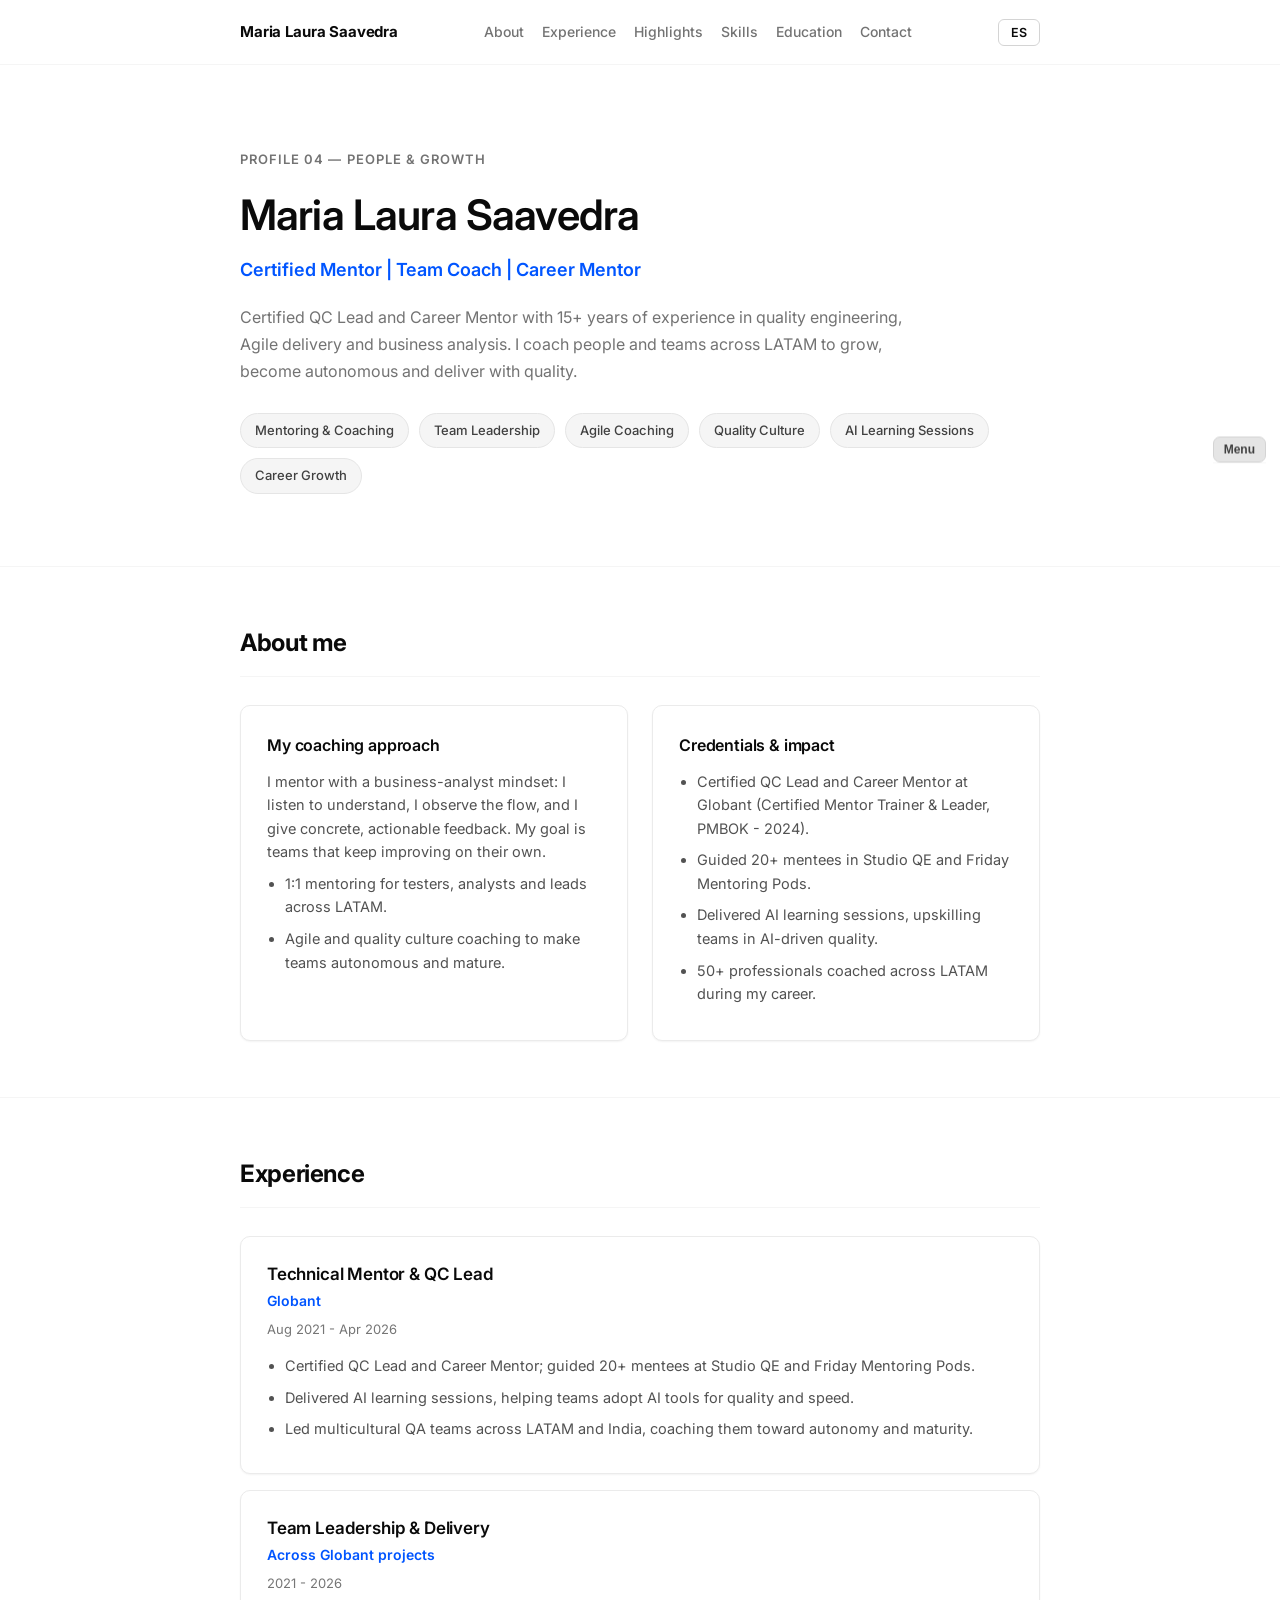
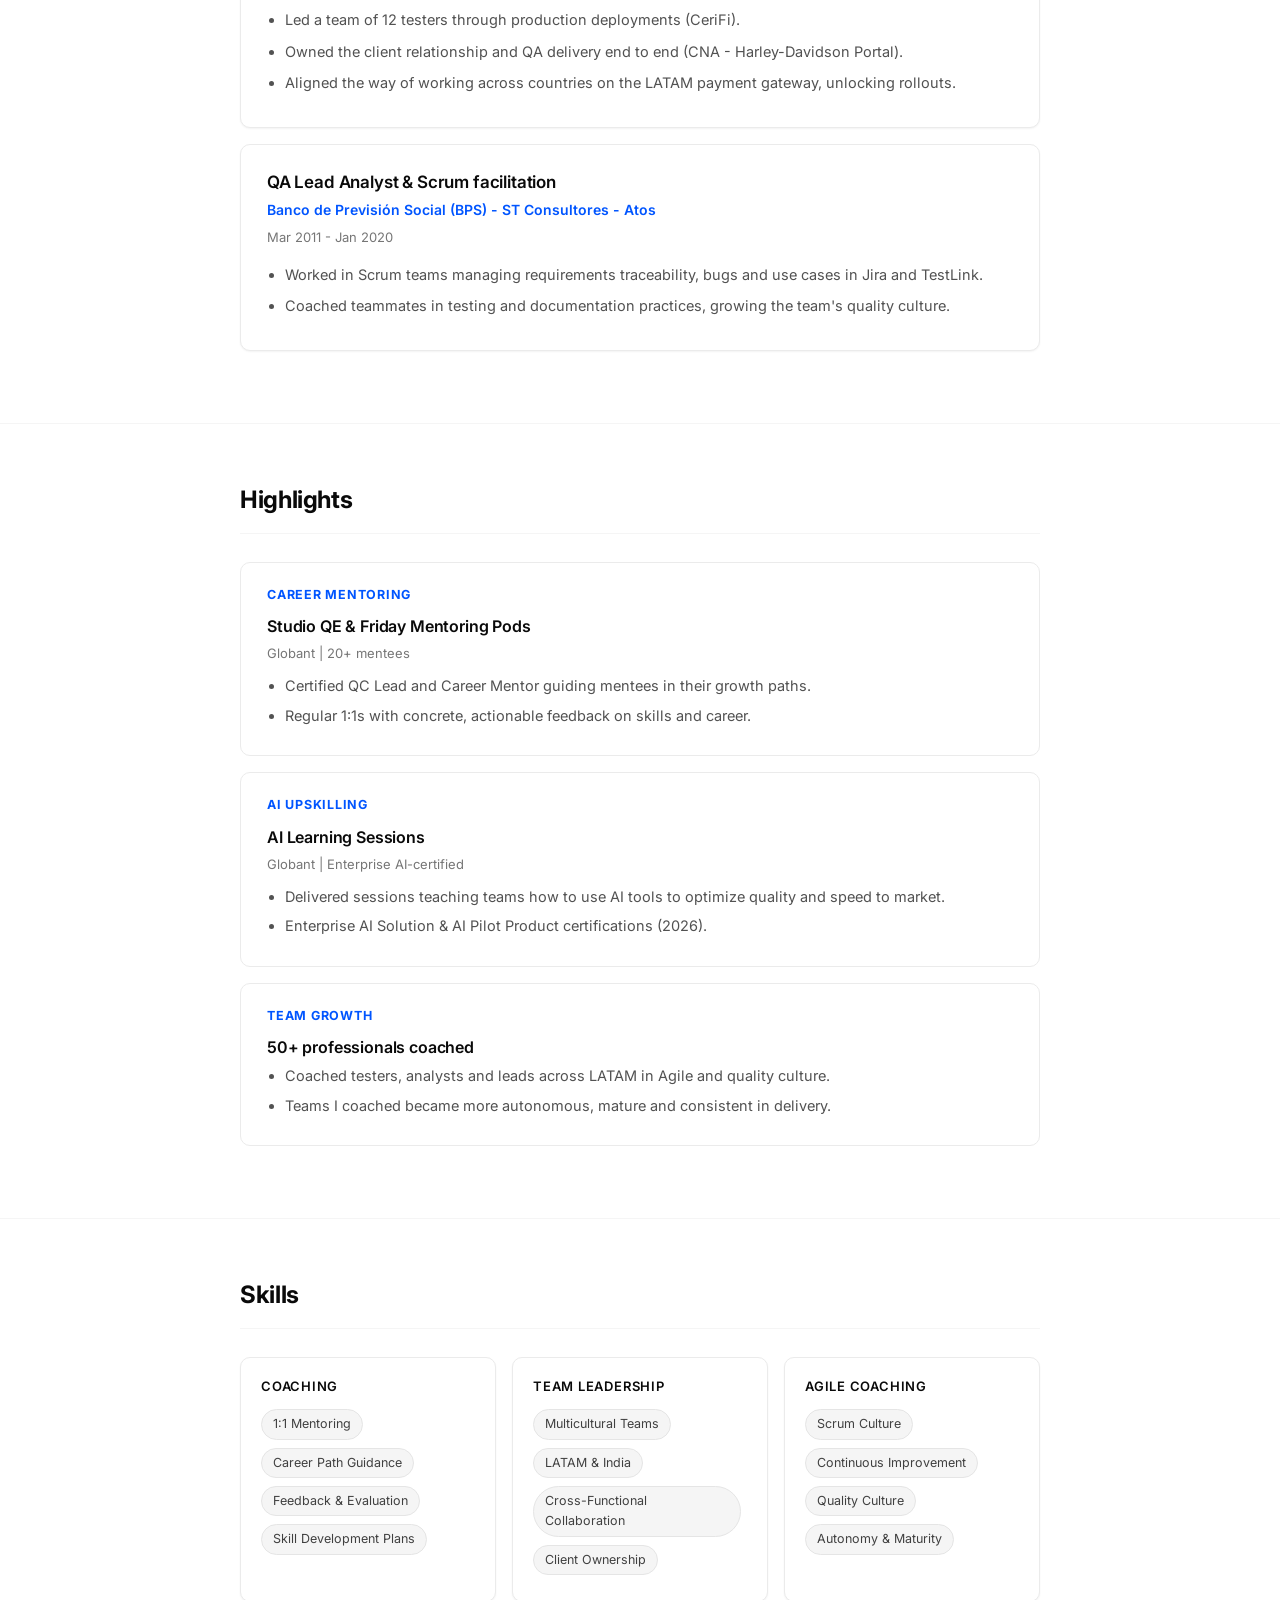
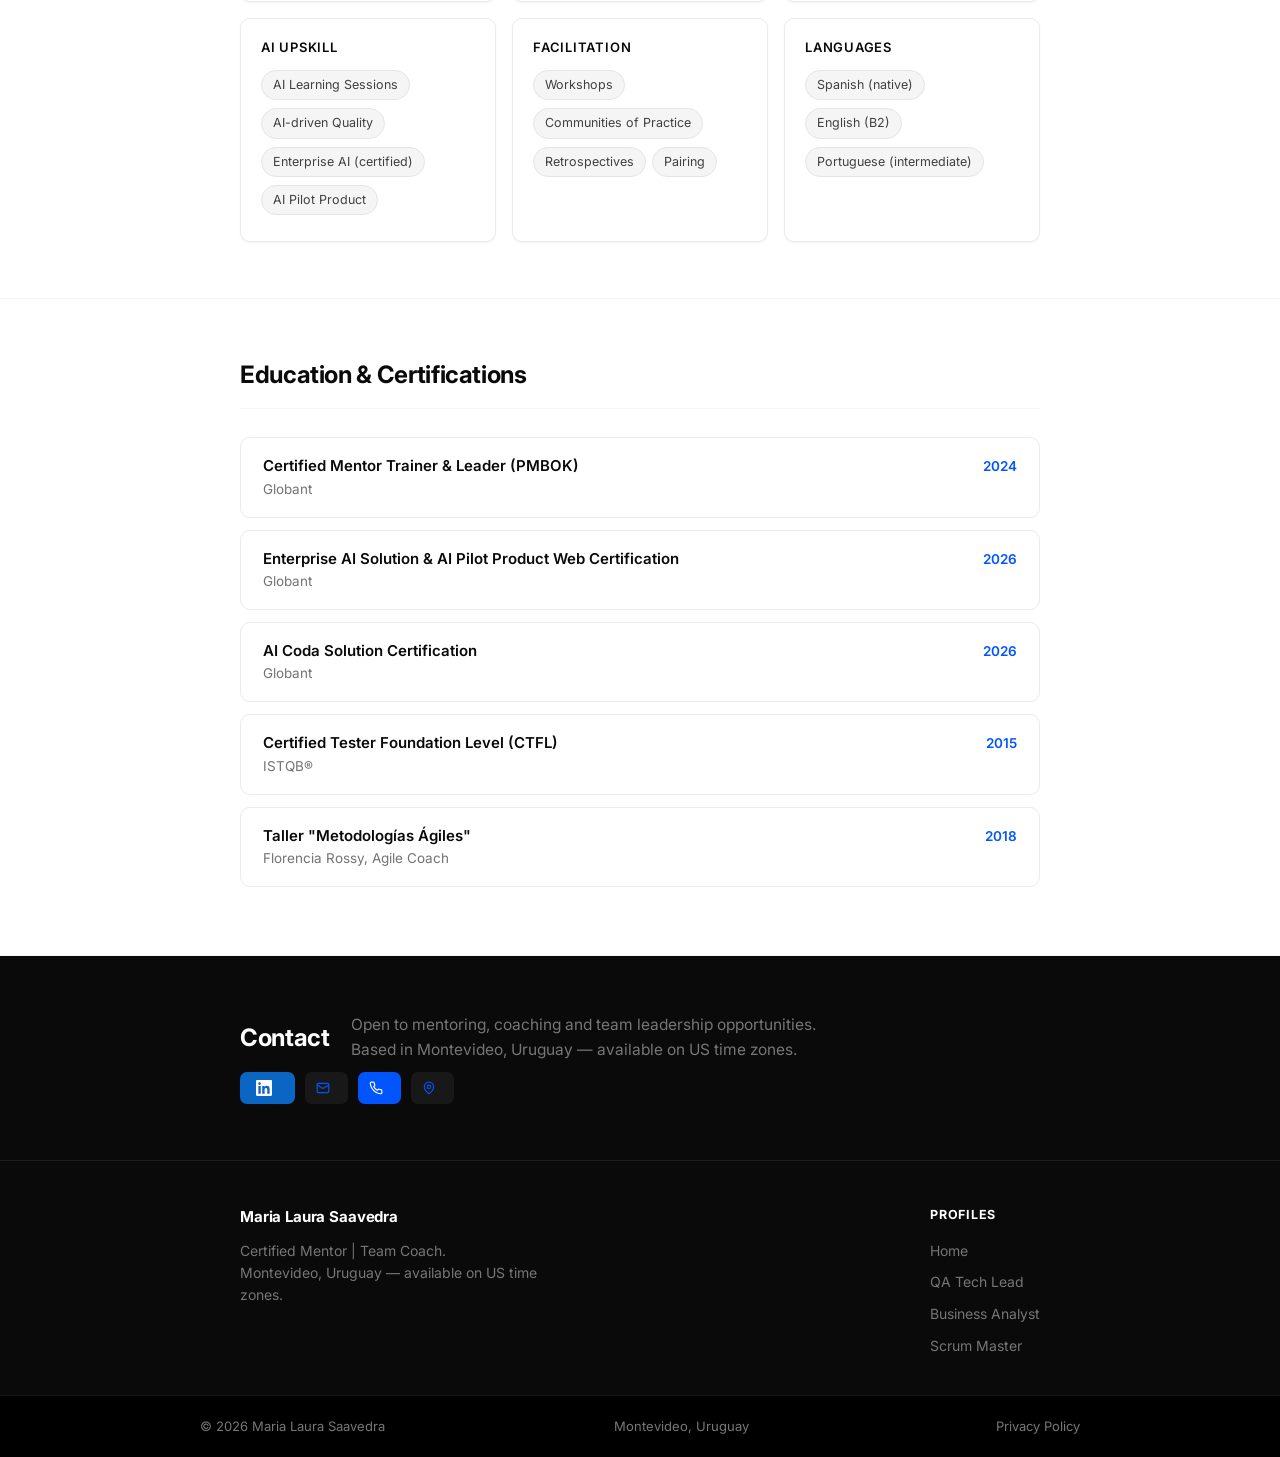
<file: mentoring.html>
<!DOCTYPE html>
<html lang="en">
<head>
<meta charset="UTF-8">
<meta name="viewport" content="width=device-width, initial-scale=1.0">
<title>Maria Laura Saavedra - Mentoring &amp; Coaching</title>
<meta name="description" content="Certified QC Lead and Career Mentor. Coached 50+ professionals across LATAM in Agile and quality culture. Team leadership, AI learning sessions, coaching. Montevideo, Uruguay.">
<link rel="preconnect" href="https://fonts.googleapis.com">
<link rel="preconnect" href="https://fonts.gstatic.com" crossorigin>
<link href="https://fonts.googleapis.com/css2?family=Inter:wght@400;500;600;700;800&display=swap" rel="stylesheet">
<link rel="stylesheet" href="styles.css">
</head>
<body>

<nav>
  <div class="container">
    <a class="logo" href="index.html">Maria Laura Saavedra</a>
    <div class="nav-links">
      <a href="#about"><span class="en">About</span><span class="es">Sobre mí</span></a>
      <a href="#experience"><span class="en">Experience</span><span class="es">Experiencia</span></a>
      <a href="#projects"><span class="en">Highlights</span><span class="es">Logros</span></a>
      <a href="#skills"><span class="en">Skills</span><span class="es">Habilidades</span></a>
      <a href="#education"><span class="en">Education</span><span class="es">Educación</span></a>
      <a href="#contact"><span class="en">Contact</span><span class="es">Contacto</span></a>
    </div>
    <button class="lang-btn" id="langBtn" onclick="toggleLang()">ES</button>
  </div>
</nav>

<header class="hero">
  <div class="container">
    <span class="hero-label en">Profile 04 &mdash; People &amp; Growth</span>
    <span class="hero-label es">Perfil 04 &mdash; Personas y Crecimiento</span>
    <h1>Maria Laura Saavedra</h1>
    <div class="role">Certified Mentor | Team Coach | Career Mentor</div>
    <p class="en">Certified QC Lead and Career Mentor with 15+ years of experience in quality engineering, Agile delivery and business analysis. I coach people and teams across LATAM to grow, become autonomous and deliver with quality.</p>
    <p class="es">QC Lead y Career Mentor certificada con 15+ años de experiencia en ingeniería de calidad, entrega Agile y análisis de negocio. Coacheo personas y equipos en LATAM para que crezcan, sean autónomos y entreguen con calidad.</p>
    <div class="chips">
      <span class="chip">Mentoring &amp; Coaching</span>
      <span class="chip">Team Leadership</span>
      <span class="chip">Agile Coaching</span>
      <span class="chip">Quality Culture</span>
      <span class="chip">AI Learning Sessions</span>
      <span class="chip">Career Growth</span>
    </div>
  </div>
</header>

<section id="about">
  <div class="container">
    <h2 class="en">About me</h2><h2 class="es">Sobre mí</h2>
    <div class="about-grid">
      <div class="about-card">
        <h3 class="en">My coaching approach</h3><h3 class="es">Mi enfoque de coaching</h3>
        <p class="en">I mentor with a business-analyst mindset: I listen to understand, I observe the flow, and I give concrete, actionable feedback. My goal is teams that keep improving on their own.</p>
        <p class="es">Mentoreo con mentalidad de business analyst: escucho para entender, observo el flujo y doy feedback concreto y accionable. Mi objetivo son equipos que mejoran solos.</p>
        <ul>
          <li class="en">1:1 mentoring for testers, analysts and leads across LATAM.</li>
          <li class="es">Mentoría 1:1 para testers, analistas y líderes en LATAM.</li>
          <li class="en">Agile and quality culture coaching to make teams autonomous and mature.</li>
          <li class="es">Coaching de cultura Agile y de calidad para hacer equipos autónomos y maduros.</li>
        </ul>
      </div>
      <div class="about-card">
        <h3 class="en">Credentials &amp; impact</h3><h3 class="es">Credenciales e impacto</h3>
        <ul>
          <li class="en">Certified QC Lead and Career Mentor at Globant (Certified Mentor Trainer &amp; Leader, PMBOK - 2024).</li>
          <li class="es">QC Lead y Career Mentor certificada en Globant (Certified Mentor Trainer &amp; Leader, PMBOK - 2024).</li>
          <li class="en">Guided 20+ mentees in Studio QE and Friday Mentoring Pods.</li>
          <li class="es">Guié a 20+ mentees en Studio QE y Friday Mentoring Pods.</li>
          <li class="en">Delivered AI learning sessions, upskilling teams in AI-driven quality.</li>
          <li class="es">Dicté sesiones de aprendizaje de IA, actualizando equipos en calidad impulsada por IA.</li>
          <li class="en">50+ professionals coached across LATAM during my career.</li>
          <li class="es">50+ profesionales coachados en LATAM durante mi carrera.</li>
        </ul>
      </div>
    </div>
  </div>
</section>

<section id="experience">
  <div class="container">
    <h2 class="en">Experience</h2><h2 class="es">Experiencia</h2>

    <div class="job">
      <h3 class="en">Technical Mentor &amp; QC Lead</h3><h3 class="es">Mentor Técnica &amp; QC Lead</h3>
      <div class="co">Globant</div>
      <div class="date">Aug 2021 - Apr 2026</div>
      <ul>
        <li class="en">Certified QC Lead and Career Mentor; guided 20+ mentees at Studio QE and Friday Mentoring Pods.</li>
        <li class="es">QC Lead y Career Mentor certificada; guié a 20+ mentees en Studio QE y Friday Mentoring Pods.</li>
        <li class="en">Delivered AI learning sessions, helping teams adopt AI tools for quality and speed.</li>
        <li class="es">Dicté sesiones de aprendizaje de IA, ayudando a los equipos a adoptar herramientas de IA para calidad y velocidad.</li>
        <li class="en">Led multicultural QA teams across LATAM and India, coaching them toward autonomy and maturity.</li>
        <li class="es">Lideré equipos QA multiculturales en LATAM e India, coachandolos hacia la autonomía y la madurez.</li>
      </ul>
    </div>

    <div class="job">
      <h3 class="en">Team Leadership &amp; Delivery</h3><h3 class="es">Liderazgo de equipos y entrega</h3>
      <div class="co">Across Globant projects</div>
      <div class="date">2021 - 2026</div>
      <ul>
        <li class="en">Led a team of 12 testers through production deployments (CeriFi).</li>
        <li class="es">Lideré un equipo de 12 testers en los despliegues a producción (CeriFi).</li>
        <li class="en">Owned the client relationship and QA delivery end to end (CNA - Harley-Davidson Portal).</li>
        <li class="es">Fui dueña de la relación con el cliente y de la entrega QA de punta a punta (CNA - Harley-Davidson Portal).</li>
        <li class="en">Aligned the way of working across countries on the LATAM payment gateway, unlocking rollouts.</li>
        <li class="es">Alineé el modo de trabajo entre países en la pasarela de pagos LATAM, destrabando los rollouts.</li>
      </ul>
    </div>

    <div class="job">
      <h3 class="en">QA Lead Analyst &amp; Scrum facilitation</h3><h3 class="es">QA Lead Analyst y facilitación Scrum</h3>
      <div class="co">Banco de Previsi&oacute;n Social (BPS) - ST Consultores - Atos</div>
      <div class="date">Mar 2011 - Jan 2020</div>
      <ul>
        <li class="en">Worked in Scrum teams managing requirements traceability, bugs and use cases in Jira and TestLink.</li>
        <li class="es">Trabajé en equipos Scrum gestionando trazabilidad de requisitos, bugs y casos de uso en Jira y TestLink.</li>
        <li class="en">Coached teammates in testing and documentation practices, growing the team's quality culture.</li>
        <li class="es">Coaché compañeros en prácticas de testing y documentación, haciendo crecer la cultura de calidad del equipo.</li>
      </ul>
    </div>
  </div>
</section>

<section id="projects">
  <div class="container">
    <h2 class="en">Highlights</h2><h2 class="es">Logros</h2>

    <div class="proj">
      <div class="tag en">Career Mentoring</div><div class="tag es">Mentoría de carrera</div>
      <h3 class="en">Studio QE &amp; Friday Mentoring Pods</h3><h3 class="es">Studio QE y Friday Mentoring Pods</h3>
      <div class="meta en">Globant | 20+ mentees</div><div class="meta es">Globant | 20+ mentees</div>
      <ul>
        <li class="en">Certified QC Lead and Career Mentor guiding mentees in their growth paths.</li>
        <li class="es">QC Lead y Career Mentor certificada guiando a los mentees en sus caminos de crecimiento.</li>
        <li class="en">Regular 1:1s with concrete, actionable feedback on skills and career.</li>
        <li class="es">1:1 regulares con feedback concreto y accionable sobre habilidades y carrera.</li>
      </ul>
    </div>

    <div class="proj">
      <div class="tag en">AI Upskilling</div><div class="tag es">Capacitación en IA</div>
      <h3 class="en">AI Learning Sessions</h3><h3 class="es">Sesiones de aprendizaje de IA</h3>
      <div class="meta en">Globant | Enterprise AI-certified</div><div class="meta es">Globant | Certificada en Enterprise AI</div>
      <ul>
        <li class="en">Delivered sessions teaching teams how to use AI tools to optimize quality and speed to market.</li>
        <li class="es">Dicté sesiones enseñando a los equipos a usar herramientas de IA para optimizar calidad y velocidad al mercado.</li>
        <li class="en">Enterprise AI Solution &amp; AI Pilot Product certifications (2026).</li>
        <li class="es">Certificaciones Enterprise AI Solution y AI Pilot Product (2026).</li>
      </ul>
    </div>

    <div class="proj">
      <div class="tag en">Team Growth</div><div class="tag es">Crecimiento de equipos</div>
      <h3 class="en">50+ professionals coached</h3><h3 class="es">50+ profesionales coachados</h3>
      <ul>
        <li class="en">Coached testers, analysts and leads across LATAM in Agile and quality culture.</li>
        <li class="es">Coaché testers, analistas y líderes en LATAM en cultura Agile y de calidad.</li>
        <li class="en">Teams I coached became more autonomous, mature and consistent in delivery.</li>
        <li class="es">Los equipos que coaché se volvieron más autónomos, maduros y consistentes en la entrega.</li>
      </ul>
    </div>
  </div>
</section>

<section id="skills">
  <div class="container">
    <h2 class="en">Skills</h2><h2 class="es">Habilidades</h2>
    <div class="skills-grid">
      <div class="skill-card">
        <h3 class="en">Coaching</h3><h3 class="es">Coaching</h3>
        <span>1:1 Mentoring</span><span>Career Path Guidance</span><span>Feedback &amp; Evaluation</span><span>Skill Development Plans</span>
      </div>
      <div class="skill-card">
        <h3 class="en">Team Leadership</h3><h3 class="es">Liderazgo de equipos</h3>
        <span>Multicultural Teams</span><span>LATAM &amp; India</span><span>Cross-Functional Collaboration</span><span>Client Ownership</span>
      </div>
      <div class="skill-card">
        <h3 class="en">Agile Coaching</h3><h3 class="es">Coaching Agile</h3>
        <span>Scrum Culture</span><span>Continuous Improvement</span><span>Quality Culture</span><span>Autonomy &amp; Maturity</span>
      </div>
      <div class="skill-card">
        <h3 class="en">AI Upskill</h3><h3 class="es">Capacitación en IA</h3>
        <span>AI Learning Sessions</span><span>AI-driven Quality</span><span>Enterprise AI (certified)</span><span>AI Pilot Product</span>
      </div>
      <div class="skill-card">
        <h3 class="en">Facilitation</h3><h3 class="es">Facilitación</h3>
        <span>Workshops</span><span>Communities of Practice</span><span>Retrospectives</span><span>Pairing</span>
      </div>
      <div class="skill-card">
        <h3 class="en">Languages</h3><h3 class="es">Idiomas</h3>
        <span>Spanish (native)</span><span>English (B2)</span><span>Portuguese (intermediate)</span>
      </div>
    </div>
  </div>
</section>

<section id="education">
  <div class="container">
    <h2 class="en">Education &amp; Certifications</h2><h2 class="es">Educación y certificaciones</h2>
    <div class="edu">
      <div><div class="name">Certified Mentor Trainer &amp; Leader (PMBOK)</div><div class="detail">Globant</div></div>
      <div class="date">2024</div>
    </div>
    <div class="edu">
      <div><div class="name">Enterprise AI Solution &amp; AI Pilot Product Web Certification</div><div class="detail">Globant</div></div>
      <div class="date">2026</div>
    </div>
    <div class="edu">
      <div><div class="name">AI Coda Solution Certification</div><div class="detail">Globant</div></div>
      <div class="date">2026</div>
    </div>
    <div class="edu">
      <div><div class="name">Certified Tester Foundation Level (CTFL)</div><div class="detail">ISTQB&reg;</div></div>
      <div class="date">2015</div>
    </div>
    <div class="edu">
      <div><div class="name">Taller "Metodolog&iacute;as &Aacute;giles"</div><div class="detail">Florencia Rossy, Agile Coach</div></div>
      <div class="date">2018</div>
    </div>
  </div>
</section>

<section id="contact" class="contact">
  <div class="container">
    <div class="contact-info">
      <h2 class="en">Contact</h2><h2 class="es">Contacto</h2>
      <p class="en">Open to mentoring, coaching and team leadership opportunities.<br>Based in Montevideo, Uruguay &mdash; available on US time zones.</p>
      <p class="es">Disponible para oportunidades de mentoría, coaching y liderazgo de equipos.<br>Vivo en Montevideo, Uruguay &mdash; disponible en horarios de EE.UU.</p>
      <div class="contact-row">
      <a class="citem linkedin" href="https://www.linkedin.com/in/maria-laura-saavedra-rodriguez-45029432/" target="_blank" rel="noopener" title="LinkedIn" aria-label="LinkedIn"><svg class="btn-icon" viewBox="0 0 24 24" fill="currentColor" aria-hidden="true"><path d="M20.45 20.45h-3.55v-5.57c0-1.33-.03-3.04-1.85-3.04-1.86 0-2.14 1.45-2.14 2.94v5.67H9.36V9h3.41v1.56h.05c.47-.9 1.63-1.85 3.36-1.85 3.6 0 4.27 2.37 4.27 5.45v6.29zM5.34 7.43a2.06 2.06 0 1 1 0-4.12 2.06 2.06 0 0 1 0 4.12zM7.12 20.45H3.55V9h3.57v11.45zM22.22 0H1.77C.79 0 0 .77 0 1.72v20.55C0 23.23.79 24 1.77 24h20.45c.98 0 1.78-.77 1.78-1.73V1.72C24 .77 23.2 0 22.22 0z"/></svg></a>
      <a class="citem icon" href="mailto:saalaura@gmail.com" title="saalaura@gmail.com" aria-label="Email"><svg class="btn-icon" viewBox="0 0 24 24" fill="none" stroke="currentColor" stroke-width="2" stroke-linecap="round" stroke-linejoin="round" aria-hidden="true"><rect x="2" y="4" width="20" height="16" rx="2"/><path d="m22 7-10 6L2 7"/></svg></a>
      <a class="citem icon blue" href="tel:+59897496335" title="+598 97 496 335" aria-label="Phone"><svg class="btn-icon" viewBox="0 0 24 24" fill="none" stroke="currentColor" stroke-width="2" stroke-linecap="round" stroke-linejoin="round" aria-hidden="true"><path d="M22 16.92v3a2 2 0 0 1-2.18 2 19.79 19.79 0 0 1-8.63-3.07 19.5 19.5 0 0 1-6-6 19.79 19.79 0 0 1-3.07-8.67A2 2 0 0 1 4.11 2h3a2 2 0 0 1 2 1.72c.13.96.36 1.9.7 2.81a2 2 0 0 1-.45 2.11L8.09 9.91a16 16 0 0 0 6 6l1.27-1.27a2 2 0 0 1 2.11-.45c.91.34 1.85.57 2.81.7A2 2 0 0 1 22 16.92z"/></svg></a>
      <a class="citem icon" href="https://www.google.com/maps/search/Montevideo,+Uruguay" target="_blank" rel="noopener" title="Montevideo, Uruguay" aria-label="Location"><svg class="btn-icon" viewBox="0 0 24 24" fill="none" stroke="currentColor" stroke-width="2" stroke-linecap="round" stroke-linejoin="round" aria-hidden="true"><path d="M20 10c0 6-8 12-8 12s-8-6-8-12a8 8 0 0 1 16 0Z"/><circle cx="12" cy="10" r="3"/></svg></a>
      </div>
    </div>
  </div>
</section>

<footer>
  <div class="footer-grid">
    <div class="footer-brand">
      <div class="footer-logo">Maria Laura Saavedra</div>
      <p class="footer-desc">Certified Mentor | Team Coach.<br>Montevideo, Uruguay &mdash; available on US time zones.</p>
    </div>
    <div class="footer-col">
      <div class="footer-col-heading"><span class="en">Profiles</span><span class="es">Perfiles</span></div>
      <a href="index.html"><span class="en">Home</span><span class="es">Inicio</span></a>
      <a href="qa-lead.html"><span class="en">QA Tech Lead</span><span class="es">QA Tech Lead</span></a>
      <a href="ba.html"><span class="en">Business Analyst</span><span class="es">Business Analyst</span></a>
      <a href="scrum-master.html"><span class="en">Scrum Master</span><span class="es">Scrum Master</span></a>
    </div>
  </div>
  <div class="footer-bottom">
    <div class="footer-bottom-inner">
      <span>&copy; <span id="year"></span> Maria Laura Saavedra</span>
      <span>Montevideo, Uruguay</span>
      <div class="footer-bottom-links">
        <a href="privacy.html"><span class="en">Privacy Policy</span><span class="es">Política de privacidad</span></a>
      </div>
    </div>
    </div>
  </div>
</footer>

<script>
  document.getElementById('year').textContent = new Date().getFullYear();
  function toggleLang() {
    document.body.classList.toggle('es');
    document.getElementById('langBtn').textContent = document.body.classList.contains('es') ? 'EN' : 'ES';
  }
  document.getElementById('floatToggle').addEventListener('click', function () {
    document.getElementById('floatPanel').classList.toggle('open');
  });
</script>
<nav class="float-nav" aria-label="Quick nav">
  <button class="float-toggle" id="floatToggle" aria-label="Menu"><span class="en">Menu</span><span class="es">Menú</span></button>
  <div class="float-panel" id="floatPanel">
    <a href="index.html"><span class="en">Home</span><span class="es">Inicio</span></a>
    <a href="qa-lead.html">QA</a>
    <a href="ba.html">BA</a>
    <a href="scrum-master.html">SM</a>
    <a href="mentoring.html"><span class="en">Mentoring</span><span class="es">Mentoría</span></a>
  </div>
</nav>
</body>
</html>
</file>
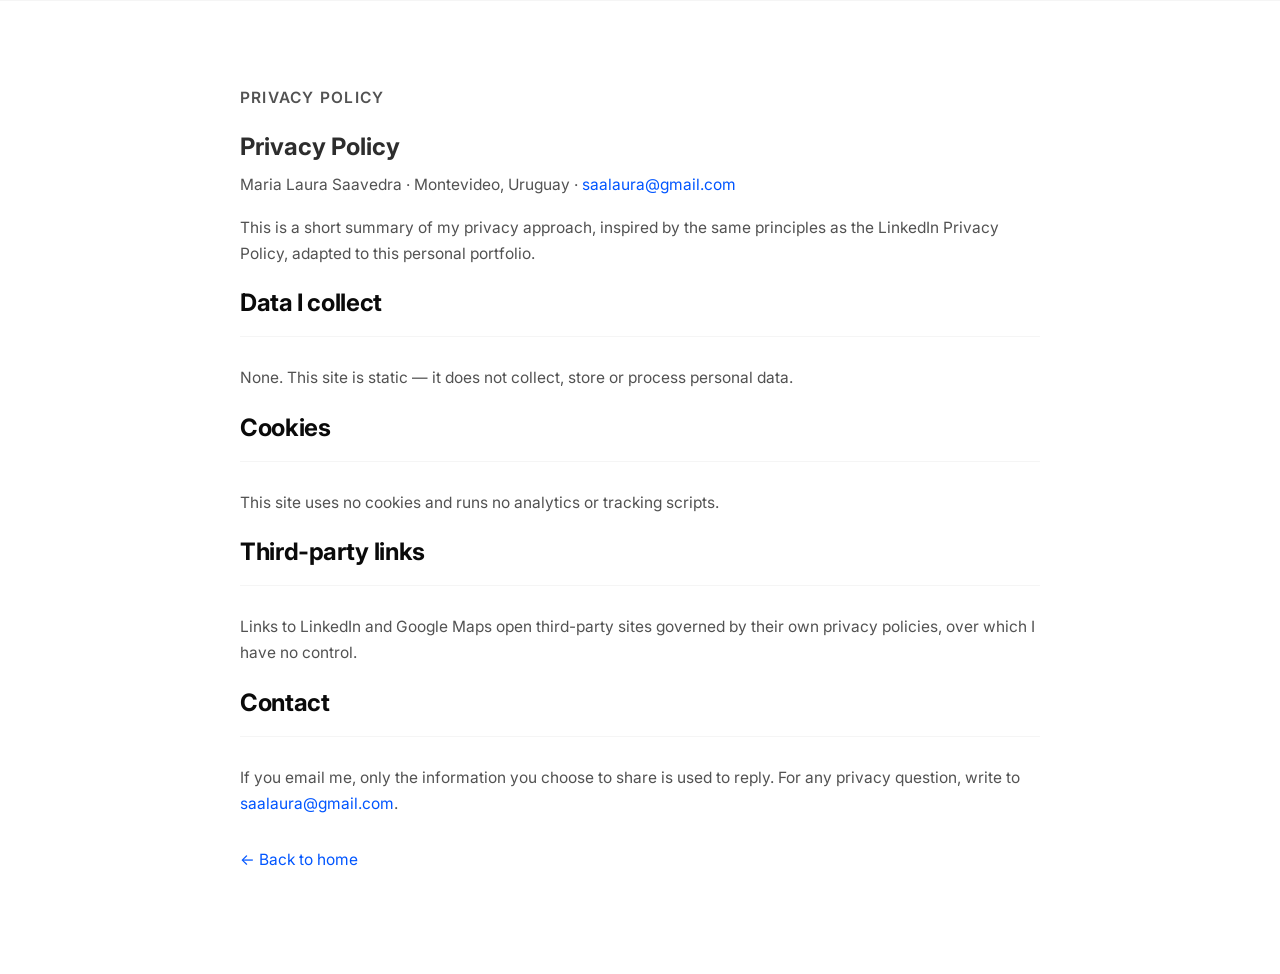
<file: privacy.html>
<!DOCTYPE html>
<html lang="en">
<head>
  <meta charset="UTF-8">
  <meta name="viewport" content="width=device-width, initial-scale=1.0">
  <title>Privacy Policy — Maria Laura Saavedra</title>
  <link rel="preconnect" href="https://fonts.googleapis.com">
  <link rel="preconnect" href="https://fonts.gstatic.com" crossorigin>
  <link href="https://fonts.googleapis.com/css2?family=Inter:wght@400;500;600;700&display=swap" rel="stylesheet">
  <link rel="stylesheet" href="styles.css">
</head>
<body>
  <section class="legal">
    <div class="container">
      <p class="hero-label">Privacy Policy</p>
      <h1 class="en">Privacy Policy</h1><h1 class="es">Política de privacidad</h1>
      <p class="legal-meta">Maria Laura Saavedra &middot; Montevideo, Uruguay &middot; <a href="mailto:saalaura@gmail.com">saalaura@gmail.com</a></p>

      <p class="en">This is a short summary of my privacy approach, inspired by the same principles as the LinkedIn Privacy Policy, adapted to this personal portfolio.</p>
      <p class="es">Este es un resumen breve de mi enfoque de privacidad, inspirado en los mismos principios que la Política de Privacidad de LinkedIn, adaptado a este portfolio personal.</p>

      <h2 class="en">Data I collect</h2><h2 class="es">Datos que recolecto</h2>
      <p class="en">None. This site is static — it does not collect, store or process personal data.</p>
      <p class="es">Ninguno. Este sitio es estático — no recolecta, almacena ni procesa datos personales.</p>

      <h2 class="en">Cookies</h2><h2 class="es">Cookies</h2>
      <p class="en">This site uses no cookies and runs no analytics or tracking scripts.</p>
      <p class="es">Este sitio no usa cookies y no ejecuta scripts de analítica ni seguimiento.</p>

      <h2 class="en">Third-party links</h2><h2 class="es">Enlaces de terceros</h2>
      <p class="en">Links to LinkedIn and Google Maps open third-party sites governed by their own privacy policies, over which I have no control.</p>
      <p class="es">Los enlaces a LinkedIn y Google Maps abren sitios de terceros regidos por sus propias políticas de privacidad, sobre las cuales no tengo control.</p>

      <h2 class="en">Contact</h2><h2 class="es">Contacto</h2>
      <p class="en">If you email me, only the information you choose to share is used to reply. For any privacy question, write to <a href="mailto:saalaura@gmail.com">saalaura@gmail.com</a>.</p>
      <p class="es">Si me escribís por email, solo se usa la información que elegís compartir para responder. Ante cualquier consulta de privacidad, escribí a <a href="mailto:saalaura@gmail.com">saalaura@gmail.com</a>.</p>

      <p class="legal-back"><a href="index.html"><span class="en">&larr; Back to home</span><span class="es">&larr; Volver al inicio</span></a></p>
    </div>
  </section>
</body>
</html>
</file>
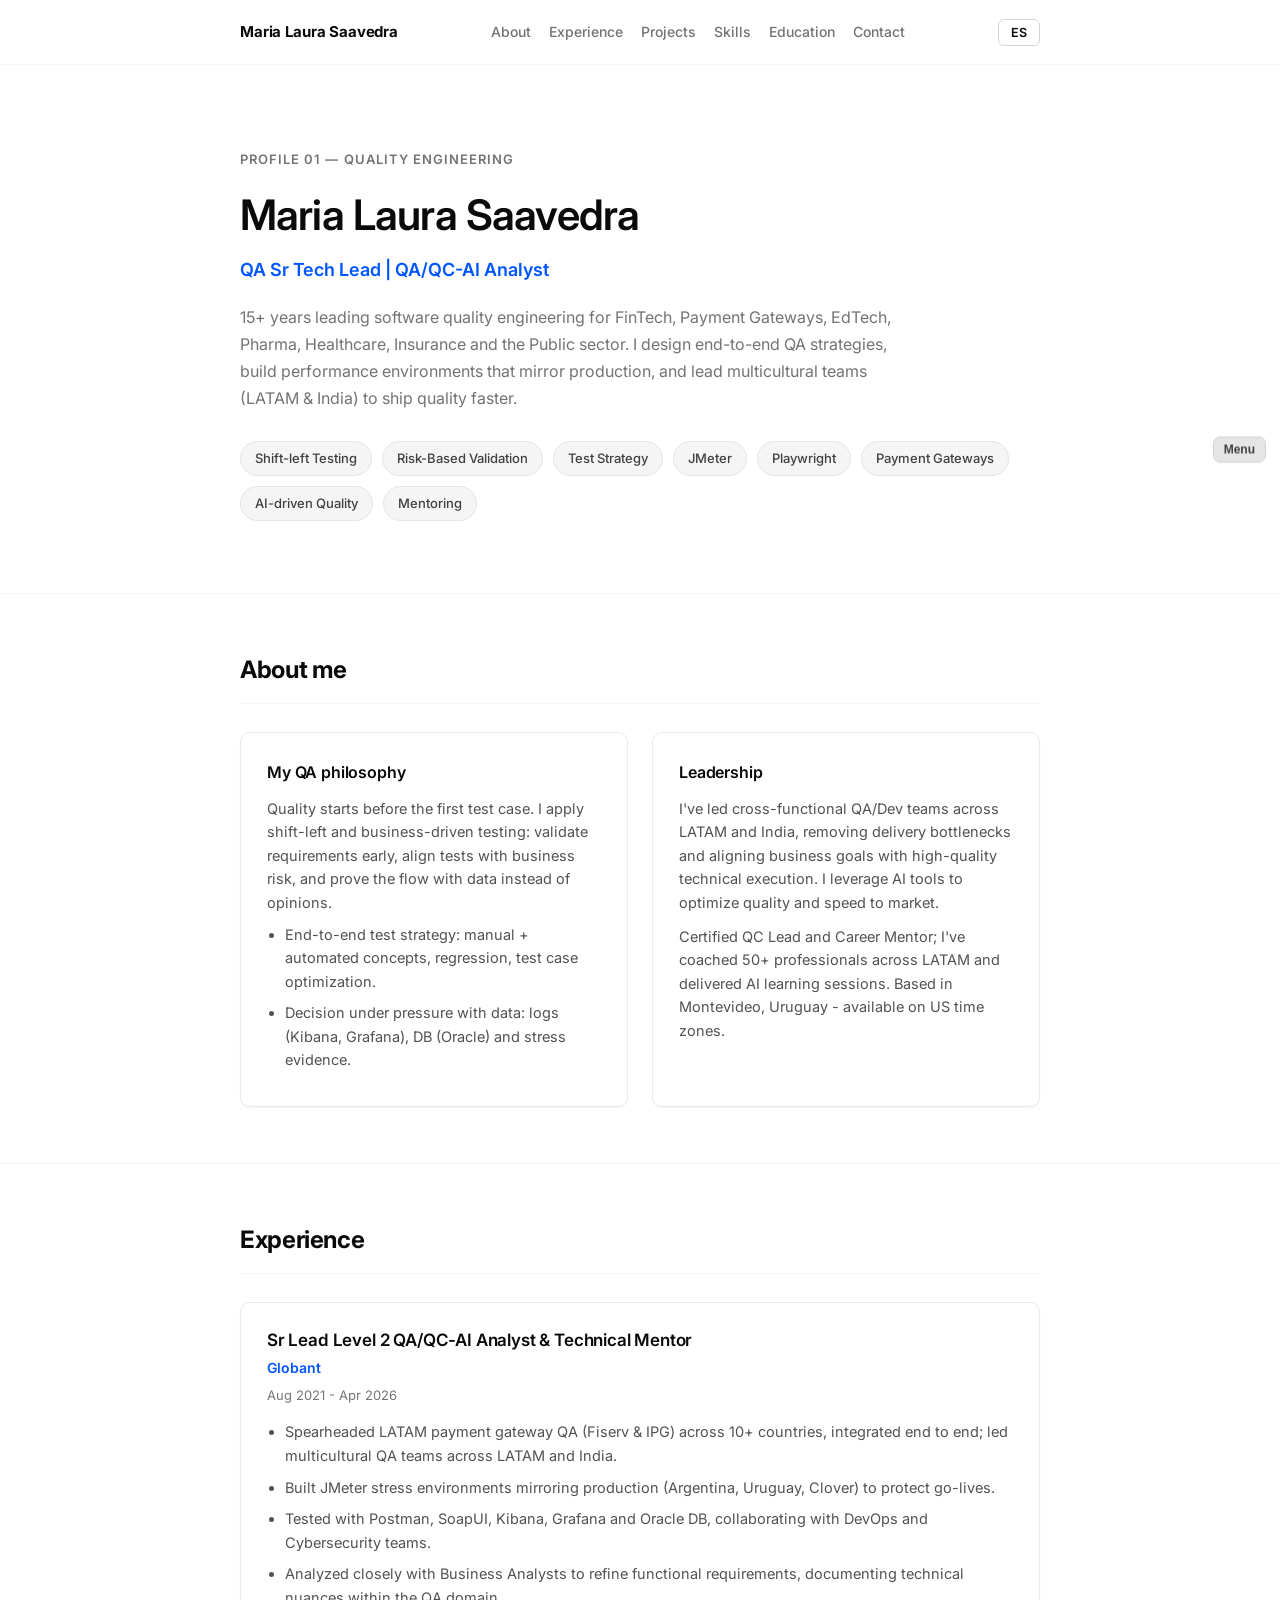
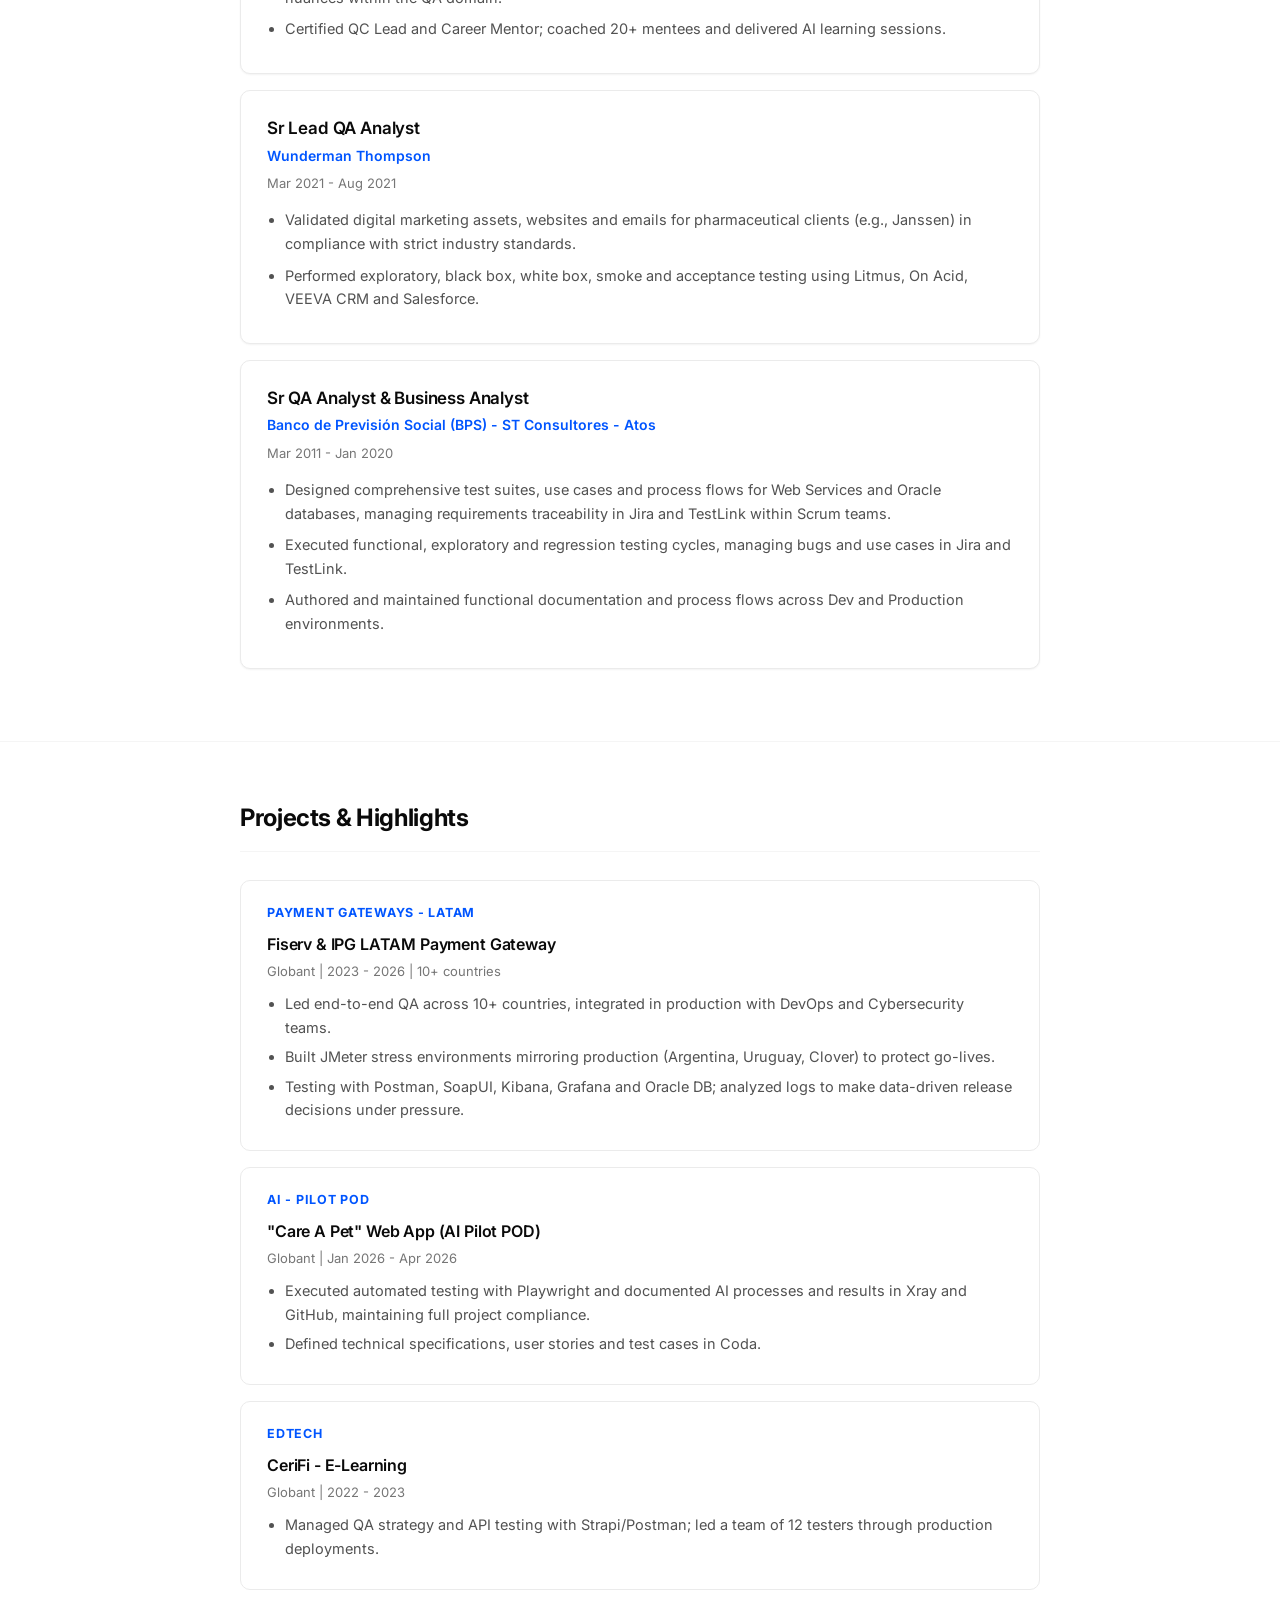
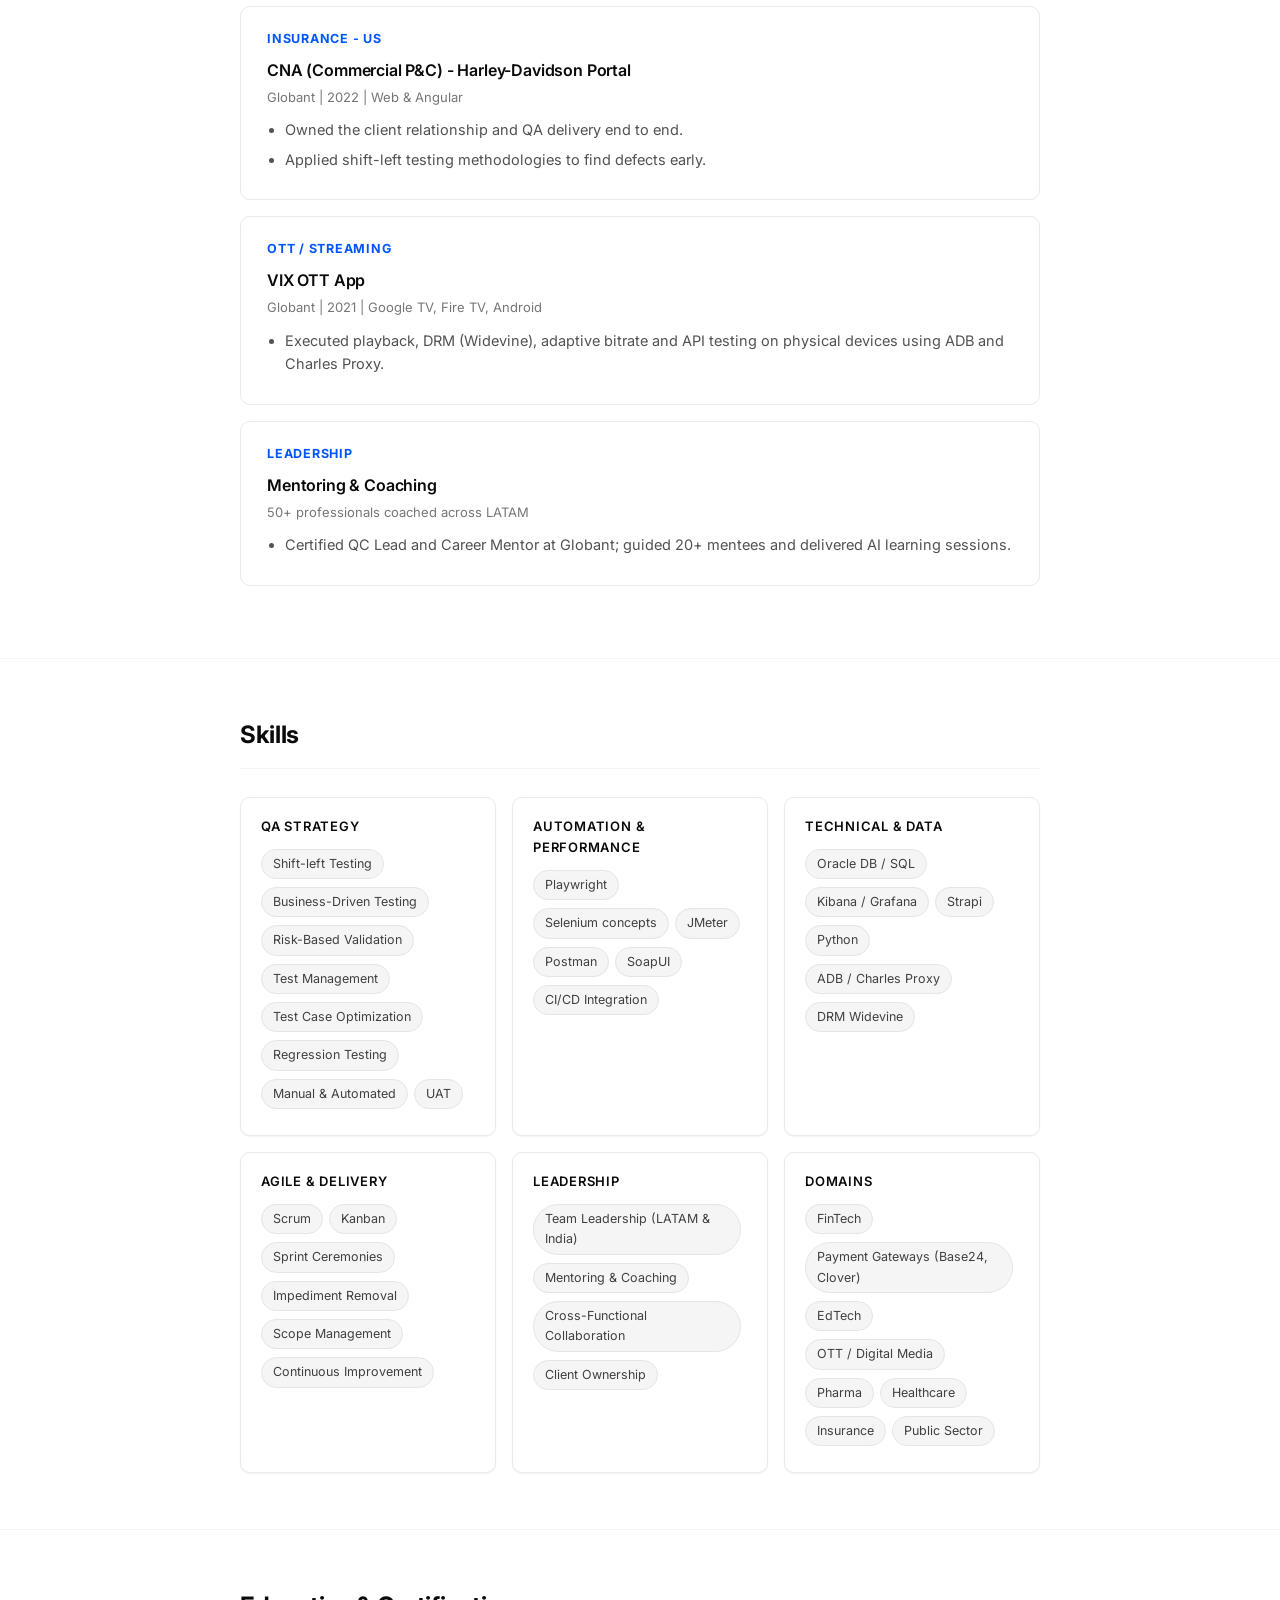
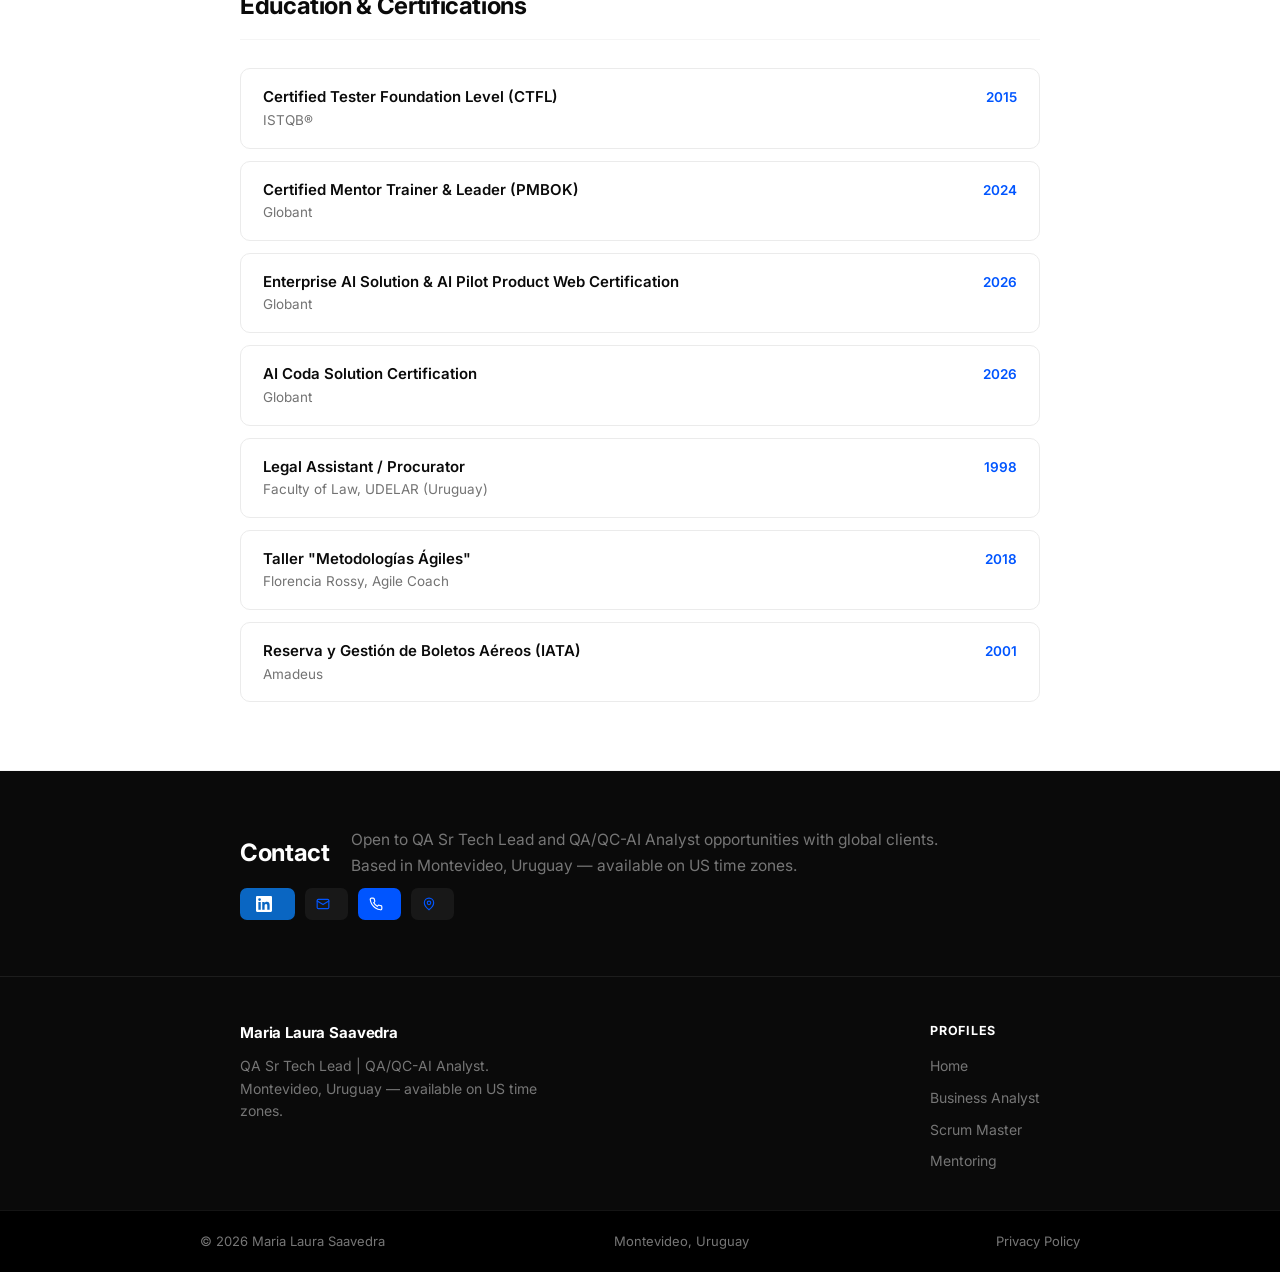
<file: qa-lead.html>
<!DOCTYPE html>
<html lang="en">
<head>
<meta charset="UTF-8">
<meta name="viewport" content="width=device-width, initial-scale=1.0">
<title>Maria Laura Saavedra - QA Sr Tech Lead</title>
<meta name="description" content="QA Sr Tech Lead with 15+ years. Shift-left, risk-based validation, payment gateways QA across 10+ countries, JMeter, Playwright, AI-driven quality. Montevideo, Uruguay.">
<link rel="preconnect" href="https://fonts.googleapis.com">
<link rel="preconnect" href="https://fonts.gstatic.com" crossorigin>
<link href="https://fonts.googleapis.com/css2?family=Inter:wght@400;500;600;700;800&display=swap" rel="stylesheet">
<link rel="stylesheet" href="styles.css">
</head>
<body>

<nav>
  <div class="container">
    <a class="logo" href="index.html">Maria Laura Saavedra</a>
    <div class="nav-links">
      <a href="#about"><span class="en">About</span><span class="es">Sobre mí</span></a>
      <a href="#experience"><span class="en">Experience</span><span class="es">Experiencia</span></a>
      <a href="#projects"><span class="en">Projects</span><span class="es">Proyectos</span></a>
      <a href="#skills"><span class="en">Skills</span><span class="es">Habilidades</span></a>
      <a href="#education"><span class="en">Education</span><span class="es">Educación</span></a>
      <a href="#contact"><span class="en">Contact</span><span class="es">Contacto</span></a>
    </div>
    <button class="lang-btn" id="langBtn" onclick="toggleLang()">ES</button>
  </div>
</nav>

<header class="hero">
  <div class="container">
    <span class="hero-label en">Profile 01 &mdash; Quality Engineering</span>
    <span class="hero-label es">Perfil 01 &mdash; Ingeniería de Calidad</span>
    <h1>Maria Laura Saavedra</h1>
    <div class="role">QA Sr Tech Lead | QA/QC-AI Analyst</div>
    <p class="en">15+ years leading software quality engineering for FinTech, Payment Gateways, EdTech, Pharma, Healthcare, Insurance and the Public sector. I design end-to-end QA strategies, build performance environments that mirror production, and lead multicultural teams (LATAM &amp; India) to ship quality faster.</p>
    <p class="es">15+ años liderando ingeniería de calidad de software en FinTech, Pasarelas de Pago, EdTech, Pharma, Salud, Seguros y Sector Público. Diseño estrategias QA end-to-end, construyo ambientes de performance que replican producción, y lidero equipos multiculturales (LATAM e India) para entregar calidad más rápido.</p>
    <div class="chips">
      <span class="chip">Shift-left Testing</span>
      <span class="chip">Risk-Based Validation</span>
      <span class="chip">Test Strategy</span>
      <span class="chip">JMeter</span>
      <span class="chip">Playwright</span>
      <span class="chip">Payment Gateways</span>
      <span class="chip">AI-driven Quality</span>
      <span class="chip">Mentoring</span>
    </div>
  </div>
</header>

<section id="about">
  <div class="container">
    <h2 class="en">About me</h2><h2 class="es">Sobre mí</h2>
    <div class="about-grid">
      <div class="about-card">
        <h3 class="en">My QA philosophy</h3><h3 class="es">Mi filosofía QA</h3>
        <p class="en">Quality starts before the first test case. I apply shift-left and business-driven testing: validate requirements early, align tests with business risk, and prove the flow with data instead of opinions.</p>
        <p class="es">La calidad empieza antes del primer caso de prueba. Aplico shift-left y business-driven testing: valido los requisitos temprano, alineo las pruebas con el riesgo de negocio y pruebo el flujo con datos en lugar de opiniones.</p>
        <ul>
          <li class="en">End-to-end test strategy: manual + automated concepts, regression, test case optimization.</li>
          <li class="es">Estrategia de pruebas end-to-end: conceptos manuales + automatizados, regresión, optimización de casos.</li>
          <li class="en">Decision under pressure with data: logs (Kibana, Grafana), DB (Oracle) and stress evidence.</li>
          <li class="es">Decisión bajo presión con datos: logs (Kibana, Grafana), DB (Oracle) y evidencia de stress.</li>
        </ul>
      </div>
      <div class="about-card">
        <h3 class="en">Leadership</h3><h3 class="es">Liderazgo</h3>
        <p class="en">I've led cross-functional QA/Dev teams across LATAM and India, removing delivery bottlenecks and aligning business goals with high-quality technical execution. I leverage AI tools to optimize quality and speed to market.</p>
        <p class="es">He liderado equipos QA/Dev multifuncionales en LATAM e India, eliminando cuellos de botella y alineando los objetivos de negocio con una ejecución técnica de alta calidad. Uso herramientas de IA para optimizar calidad y velocidad al mercado.</p>
        <p class="en" style="margin-top:10px;">Certified QC Lead and Career Mentor; I've coached 50+ professionals across LATAM and delivered AI learning sessions. Based in Montevideo, Uruguay - available on US time zones.</p>
        <p class="es" style="margin-top:10px;">QC Lead y Career Mentor certificada; he coachado a 50+ profesionales en LATAM y dictado sesiones de aprendizaje de IA. Vivo en Montevideo, Uruguay - disponible en horarios de EE.UU.</p>
      </div>
    </div>
  </div>
</section>

<section id="experience">
  <div class="container">
    <h2 class="en">Experience</h2><h2 class="es">Experiencia</h2>

    <div class="job">
      <h3 class="en">Sr Lead Level 2 QA/QC-AI Analyst &amp; Technical Mentor</h3><h3 class="es">Sr Lead Level 2 QA/QC-AI Analyst &amp; Mentor Técnica</h3>
      <div class="co">Globant</div>
      <div class="date">Aug 2021 - Apr 2026</div>
      <ul>
        <li class="en">Spearheaded LATAM payment gateway QA (Fiserv &amp; IPG) across 10+ countries, integrated end to end; led multicultural QA teams across LATAM and India.</li>
        <li class="es">Lideré la QA de la pasarela de pagos LATAM (Fiserv &amp; IPG) en 10+ países, integrada de punta a punta; dirigí equipos QA multiculturales en LATAM e India.</li>
        <li class="en">Built JMeter stress environments mirroring production (Argentina, Uruguay, Clover) to protect go-lives.</li>
        <li class="es">Construí ambientes de stress JMeter que replican producción (Argentina, Uruguay, Clover) para proteger los go-lives.</li>
        <li class="en">Tested with Postman, SoapUI, Kibana, Grafana and Oracle DB, collaborating with DevOps and Cybersecurity teams.</li>
        <li class="es">Probé con Postman, SoapUI, Kibana, Grafana y Oracle DB, colaborando con los equipos de DevOps y Ciberseguridad.</li>
        <li class="en">Analyzed closely with Business Analysts to refine functional requirements, documenting technical nuances within the QA domain.</li>
        <li class="es">Analicé junto a los Business Analysts para refinar requisitos funcionales, documentando matices técnicos desde el dominio QA.</li>
        <li class="en">Certified QC Lead and Career Mentor; coached 20+ mentees and delivered AI learning sessions.</li>
        <li class="es">QC Lead y Career Mentor certificada; coaché a 20+ mentees y dicté sesiones de aprendizaje de IA.</li>
      </ul>
    </div>

    <div class="job">
      <h3 class="en">Sr Lead QA Analyst</h3><h3 class="es">Sr Lead QA Analyst</h3>
      <div class="co">Wunderman Thompson</div>
      <div class="date">Mar 2021 - Aug 2021</div>
      <ul>
        <li class="en">Validated digital marketing assets, websites and emails for pharmaceutical clients (e.g., Janssen) in compliance with strict industry standards.</li>
        <li class="es">Validé assets de marketing digital, sitios y emails para clientes farmacéuticos (ej. Janssen) cumpliendo estándares estrictos de la industria.</li>
        <li class="en">Performed exploratory, black box, white box, smoke and acceptance testing using Litmus, On Acid, VEEVA CRM and Salesforce.</li>
        <li class="es">Ejecuté pruebas exploratorias, caja negra, caja blanca, smoke y de aceptación con Litmus, On Acid, VEEVA CRM y Salesforce.</li>
      </ul>
    </div>

    <div class="job">
      <h3 class="en">Sr QA Analyst &amp; Business Analyst</h3><h3 class="es">Sr QA Analyst &amp; Business Analyst</h3>
      <div class="co">Banco de Previsi&oacute;n Social (BPS) - ST Consultores - Atos</div>
      <div class="date">Mar 2011 - Jan 2020</div>
      <ul>
        <li class="en">Designed comprehensive test suites, use cases and process flows for Web Services and Oracle databases, managing requirements traceability in Jira and TestLink within Scrum teams.</li>
        <li class="es">Diseñé suites de pruebas completas, casos de uso y flujos para Web Services y Oracle, gestionando la trazabilidad de requisitos en Jira y TestLink dentro de equipos Scrum.</li>
        <li class="en">Executed functional, exploratory and regression testing cycles, managing bugs and use cases in Jira and TestLink.</li>
        <li class="es">Ejecuté ciclos de pruebas funcionales, exploratorias y de regresión, gestionando bugs y casos de uso en Jira y TestLink.</li>
        <li class="en">Authored and maintained functional documentation and process flows across Dev and Production environments.</li>
        <li class="es">Redacté y mantuve documentación funcional y flujos de proceso en ambientes de Desarrollo y Producción.</li>
      </ul>
    </div>
  </div>
</section>

<section id="projects">
  <div class="container">
    <h2 class="en">Projects &amp; Highlights</h2><h2 class="es">Proyectos y logros</h2>

    <div class="proj">
      <div class="tag en">Payment Gateways - LATAM</div><div class="tag es">Pasarelas de Pago - LATAM</div>
      <h3>Fiserv &amp; IPG LATAM Payment Gateway</h3>
      <div class="meta en">Globant | 2023 - 2026 | 10+ countries</div><div class="meta es">Globant | 2023 - 2026 | 10+ países</div>
      <ul>
        <li class="en">Led end-to-end QA across 10+ countries, integrated in production with DevOps and Cybersecurity teams.</li>
        <li class="es">Lideré QA end-to-end en 10+ países, integrada con los equipos de DevOps y Ciberseguridad.</li>
        <li class="en">Built JMeter stress environments mirroring production (Argentina, Uruguay, Clover) to protect go-lives.</li>
        <li class="es">Construí ambientes de stress JMeter que replican producción (Argentina, Uruguay, Clover) para proteger los go-lives.</li>
        <li class="en">Testing with Postman, SoapUI, Kibana, Grafana and Oracle DB; analyzed logs to make data-driven release decisions under pressure.</li>
        <li class="es">Pruebas con Postman, SoapUI, Kibana, Grafana y Oracle DB; analicé logs para tomar decisiones de release basadas en datos, bajo presión.</li>
      </ul>
    </div>

    <div class="proj">
      <div class="tag en">AI - Pilot POD</div><div class="tag es">IA - Pilot POD</div>
      <h3>"Care A Pet" Web App (AI Pilot POD)</h3>
      <div class="meta en">Globant | Jan 2026 - Apr 2026</div><div class="meta es">Globant | Ene 2026 - Abr 2026</div>
      <ul>
        <li class="en">Executed automated testing with Playwright and documented AI processes and results in Xray and GitHub, maintaining full project compliance.</li>
        <li class="es">Ejecuté pruebas automatizadas con Playwright y documenté procesos y resultados de IA en Xray y GitHub, manteniendo el compliance completo del proyecto.</li>
        <li class="en">Defined technical specifications, user stories and test cases in Coda.</li>
        <li class="es">Definí especificaciones técnicas, user stories y casos de prueba en Coda.</li>
      </ul>
    </div>

    <div class="proj">
      <div class="tag en">EdTech</div><div class="tag es">EdTech</div>
      <h3>CeriFi - E-Learning</h3>
      <div class="meta en">Globant | 2022 - 2023</div><div class="meta es">Globant | 2022 - 2023</div>
      <ul>
        <li class="en">Managed QA strategy and API testing with Strapi/Postman; led a team of 12 testers through production deployments.</li>
        <li class="es">Gestioné la estrategia QA y el testing de APIs con Strapi/Postman; lideré un equipo de 12 testers en los despliegues a producción.</li>
      </ul>
    </div>

    <div class="proj">
      <div class="tag en">Insurance - US</div><div class="tag es">Seguros - US</div>
      <h3>CNA (Commercial P&amp;C) - Harley-Davidson Portal</h3>
      <div class="meta en">Globant | 2022 | Web &amp; Angular</div><div class="meta es">Globant | 2022 | Web &amp; Angular</div>
      <ul>
        <li class="en">Owned the client relationship and QA delivery end to end.</li>
        <li class="es">Dueña de la relación con el cliente y de la entrega QA de punta a punta.</li>
        <li class="en">Applied shift-left testing methodologies to find defects early.</li>
        <li class="es">Apliqué metodologías shift-left para encontrar defectos temprano.</li>
      </ul>
    </div>

    <div class="proj">
      <div class="tag en">OTT / Streaming</div><div class="tag es">OTT / Streaming</div>
      <h3>VIX OTT App</h3>
      <div class="meta en">Globant | 2021 | Google TV, Fire TV, Android</div><div class="meta es">Globant | 2021 | Google TV, Fire TV, Android</div>
      <ul>
        <li class="en">Executed playback, DRM (Widevine), adaptive bitrate and API testing on physical devices using ADB and Charles Proxy.</li>
        <li class="es">Ejecuté pruebas de reproducción, DRM (Widevine), adaptive bitrate y APIs en dispositivos físicos usando ADB y Charles Proxy.</li>
      </ul>
    </div>

    <div class="proj">
      <div class="tag en">Leadership</div><div class="tag es">Liderazgo</div>
      <h3 class="en">Mentoring &amp; Coaching</h3><h3 class="es">Mentoría y coaching</h3>
      <div class="meta en">50+ professionals coached across LATAM</div><div class="meta es">50+ profesionales coachados en LATAM</div>
      <ul>
        <li class="en">Certified QC Lead and Career Mentor at Globant; guided 20+ mentees and delivered AI learning sessions.</li>
        <li class="es">QC Lead y Career Mentor certificada en Globant; guié a 20+ mentees y dicté sesiones de aprendizaje de IA.</li>
      </ul>
    </div>
  </div>
</section>

<section id="skills">
  <div class="container">
    <h2 class="en">Skills</h2><h2 class="es">Habilidades</h2>
    <div class="skills-grid">
      <div class="skill-card">
        <h3 class="en">QA Strategy</h3><h3 class="es">Estrategia QA</h3>
        <span>Shift-left Testing</span><span>Business-Driven Testing</span><span>Risk-Based Validation</span><span>Test Management</span><span>Test Case Optimization</span><span>Regression Testing</span><span>Manual &amp; Automated</span><span>UAT</span>
      </div>
      <div class="skill-card">
        <h3 class="en">Automation &amp; Performance</h3><h3 class="es">Automatización y performance</h3>
        <span>Playwright</span><span>Selenium concepts</span><span>JMeter</span><span>Postman</span><span>SoapUI</span><span>CI/CD Integration</span>
      </div>
      <div class="skill-card">
        <h3 class="en">Technical &amp; Data</h3><h3 class="es">Técnica y datos</h3>
        <span>Oracle DB / SQL</span><span>Kibana / Grafana</span><span>Strapi</span><span>Python</span><span>ADB / Charles Proxy</span><span>DRM Widevine</span>
      </div>
      <div class="skill-card">
        <h3 class="en">Agile &amp; Delivery</h3><h3 class="es">Agile y entrega</h3>
        <span>Scrum</span><span>Kanban</span><span>Sprint Ceremonies</span><span>Impediment Removal</span><span>Scope Management</span><span>Continuous Improvement</span>
      </div>
      <div class="skill-card">
        <h3 class="en">Leadership</h3><h3 class="es">Liderazgo</h3>
        <span>Team Leadership (LATAM &amp; India)</span><span>Mentoring &amp; Coaching</span><span>Cross-Functional Collaboration</span><span>Client Ownership</span>
      </div>
      <div class="skill-card">
        <h3 class="en">Domains</h3><h3 class="es">Dominios</h3>
        <span>FinTech</span><span>Payment Gateways (Base24, Clover)</span><span>EdTech</span><span>OTT / Digital Media</span><span>Pharma</span><span>Healthcare</span><span>Insurance</span><span>Public Sector</span>
      </div>
    </div>
  </div>
</section>

<section id="education">
  <div class="container">
    <h2 class="en">Education &amp; Certifications</h2><h2 class="es">Educación y certificaciones</h2>
    <div class="edu">
      <div><div class="name">Certified Tester Foundation Level (CTFL)</div><div class="detail">ISTQB&reg;</div></div>
      <div class="date">2015</div>
    </div>
    <div class="edu">
      <div><div class="name">Certified Mentor Trainer &amp; Leader (PMBOK)</div><div class="detail">Globant</div></div>
      <div class="date">2024</div>
    </div>
    <div class="edu">
      <div><div class="name">Enterprise AI Solution &amp; AI Pilot Product Web Certification</div><div class="detail">Globant</div></div>
      <div class="date">2026</div>
    </div>
    <div class="edu">
      <div><div class="name">AI Coda Solution Certification</div><div class="detail">Globant</div></div>
      <div class="date">2026</div>
    </div>
    <div class="edu">
      <div><div class="name">Legal Assistant / Procurator</div><div class="detail en">Faculty of Law, UDELAR (Uruguay)</div><div class="detail es">Facultad de Derecho, UDELAR (Uruguay)</div></div>
      <div class="date">1998</div>
    </div>
    <div class="edu">
      <div><div class="name">Taller "Metodolog&iacute;as &Aacute;giles"</div><div class="detail">Florencia Rossy, Agile Coach</div></div>
      <div class="date">2018</div>
    </div>
    <div class="edu">
      <div><div class="name">Reserva y Gesti&oacute;n de Boletos A&eacute;reos (IATA)</div><div class="detail">Amadeus</div></div>
      <div class="date">2001</div>
    </div>
  </div>
</section>

<section id="contact" class="contact">
  <div class="container">
    <div class="contact-info">
      <h2 class="en">Contact</h2><h2 class="es">Contacto</h2>
      <p class="en">Open to QA Sr Tech Lead and QA/QC-AI Analyst opportunities with global clients.<br>Based in Montevideo, Uruguay &mdash; available on US time zones.</p>
      <p class="es">Disponible para oportunidades de QA Sr Tech Lead y QA/QC-AI Analyst con clientes globales.<br>Vivo en Montevideo, Uruguay &mdash; disponible en horarios de EE.UU.</p>
      <div class="contact-row">
      <a class="citem linkedin" href="https://www.linkedin.com/in/maria-laura-saavedra-rodriguez-45029432/" target="_blank" rel="noopener" title="LinkedIn" aria-label="LinkedIn"><svg class="btn-icon" viewBox="0 0 24 24" fill="currentColor" aria-hidden="true"><path d="M20.45 20.45h-3.55v-5.57c0-1.33-.03-3.04-1.85-3.04-1.86 0-2.14 1.45-2.14 2.94v5.67H9.36V9h3.41v1.56h.05c.47-.9 1.63-1.85 3.36-1.85 3.6 0 4.27 2.37 4.27 5.45v6.29zM5.34 7.43a2.06 2.06 0 1 1 0-4.12 2.06 2.06 0 0 1 0 4.12zM7.12 20.45H3.55V9h3.57v11.45zM22.22 0H1.77C.79 0 0 .77 0 1.72v20.55C0 23.23.79 24 1.77 24h20.45c.98 0 1.78-.77 1.78-1.73V1.72C24 .77 23.2 0 22.22 0z"/></svg></a>
      <a class="citem icon" href="mailto:saalaura@gmail.com" title="saalaura@gmail.com" aria-label="Email"><svg class="btn-icon" viewBox="0 0 24 24" fill="none" stroke="currentColor" stroke-width="2" stroke-linecap="round" stroke-linejoin="round" aria-hidden="true"><rect x="2" y="4" width="20" height="16" rx="2"/><path d="m22 7-10 6L2 7"/></svg></a>
      <a class="citem icon blue" href="tel:+59897496335" title="+598 97 496 335" aria-label="Phone"><svg class="btn-icon" viewBox="0 0 24 24" fill="none" stroke="currentColor" stroke-width="2" stroke-linecap="round" stroke-linejoin="round" aria-hidden="true"><path d="M22 16.92v3a2 2 0 0 1-2.18 2 19.79 19.79 0 0 1-8.63-3.07 19.5 19.5 0 0 1-6-6 19.79 19.79 0 0 1-3.07-8.67A2 2 0 0 1 4.11 2h3a2 2 0 0 1 2 1.72c.13.96.36 1.9.7 2.81a2 2 0 0 1-.45 2.11L8.09 9.91a16 16 0 0 0 6 6l1.27-1.27a2 2 0 0 1 2.11-.45c.91.34 1.85.57 2.81.7A2 2 0 0 1 22 16.92z"/></svg></a>
      <a class="citem icon" href="https://www.google.com/maps/search/Montevideo,+Uruguay" target="_blank" rel="noopener" title="Montevideo, Uruguay" aria-label="Location"><svg class="btn-icon" viewBox="0 0 24 24" fill="none" stroke="currentColor" stroke-width="2" stroke-linecap="round" stroke-linejoin="round" aria-hidden="true"><path d="M20 10c0 6-8 12-8 12s-8-6-8-12a8 8 0 0 1 16 0Z"/><circle cx="12" cy="10" r="3"/></svg></a>
      </div>
    </div>
  </div>
</section>

<footer>
  <div class="footer-grid">
    <div class="footer-brand">
      <div class="footer-logo">Maria Laura Saavedra</div>
      <p class="footer-desc">QA Sr Tech Lead | QA/QC-AI Analyst.<br>Montevideo, Uruguay &mdash; available on US time zones.</p>
    </div>
    <div class="footer-col">
      <div class="footer-col-heading"><span class="en">Profiles</span><span class="es">Perfiles</span></div>
      <a href="index.html"><span class="en">Home</span><span class="es">Inicio</span></a>
      <a href="ba.html"><span class="en">Business Analyst</span><span class="es">Business Analyst</span></a>
      <a href="scrum-master.html"><span class="en">Scrum Master</span><span class="es">Scrum Master</span></a>
      <a href="mentoring.html"><span class="en">Mentoring</span><span class="es">Mentoría</span></a>
    </div>
  </div>
  <div class="footer-bottom">
    <div class="footer-bottom-inner">
      <span>&copy; <span id="year"></span> Maria Laura Saavedra</span>
      <span>Montevideo, Uruguay</span>
      <div class="footer-bottom-links">
        <a href="privacy.html"><span class="en">Privacy Policy</span><span class="es">Política de privacidad</span></a>
      </div>
    </div>
  </div>
</footer>

<script>
  document.getElementById('year').textContent = new Date().getFullYear();
  function toggleLang() {
    document.body.classList.toggle('es');
    document.getElementById('langBtn').textContent = document.body.classList.contains('es') ? 'EN' : 'ES';
  }
  document.getElementById('floatToggle').addEventListener('click', function () {
    document.getElementById('floatPanel').classList.toggle('open');
  });
</script>
<nav class="float-nav" aria-label="Quick nav">
  <button class="float-toggle" id="floatToggle" aria-label="Menu"><span class="en">Menu</span><span class="es">Menú</span></button>
  <div class="float-panel" id="floatPanel">
    <a href="index.html"><span class="en">Home</span><span class="es">Inicio</span></a>
    <a href="qa-lead.html">QA</a>
    <a href="ba.html">BA</a>
    <a href="scrum-master.html">SM</a>
    <a href="mentoring.html"><span class="en">Mentoring</span><span class="es">Mentoría</span></a>
  </div>
</nav>
</body>
</html>
</file>
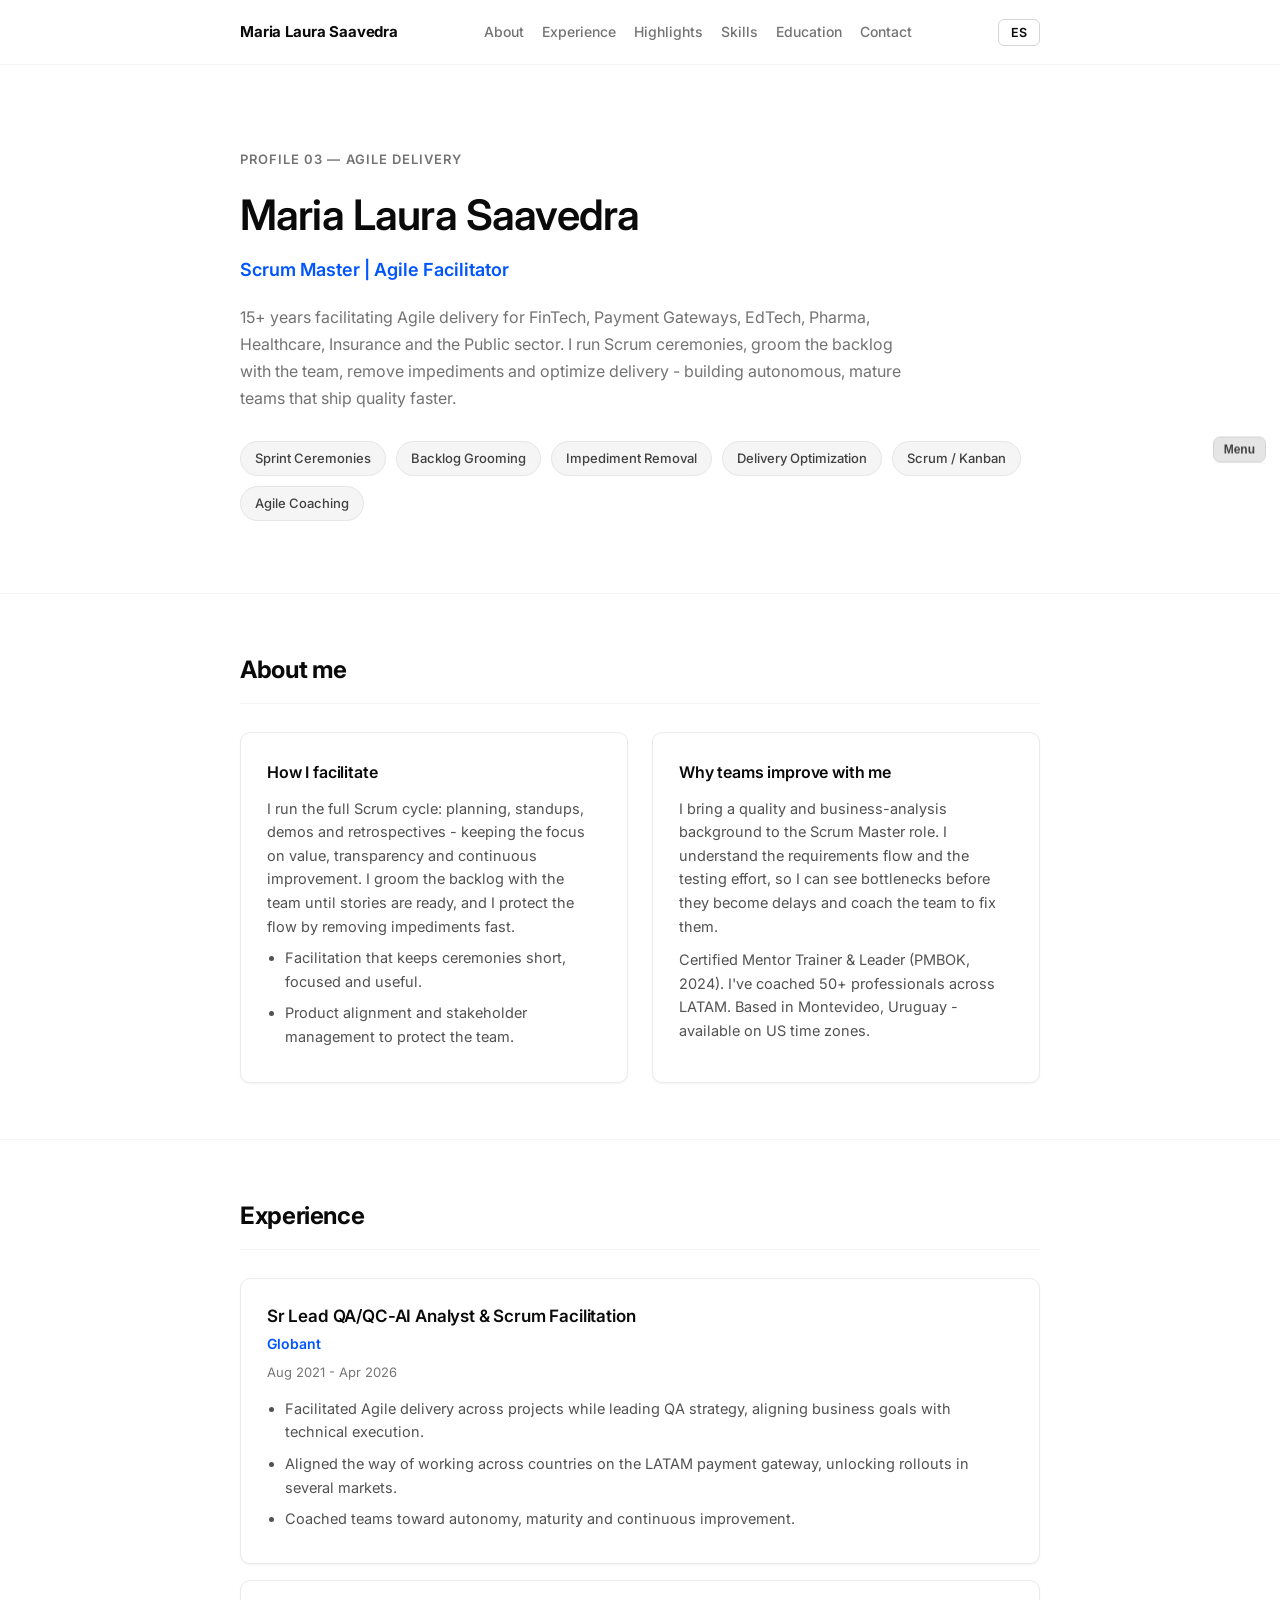
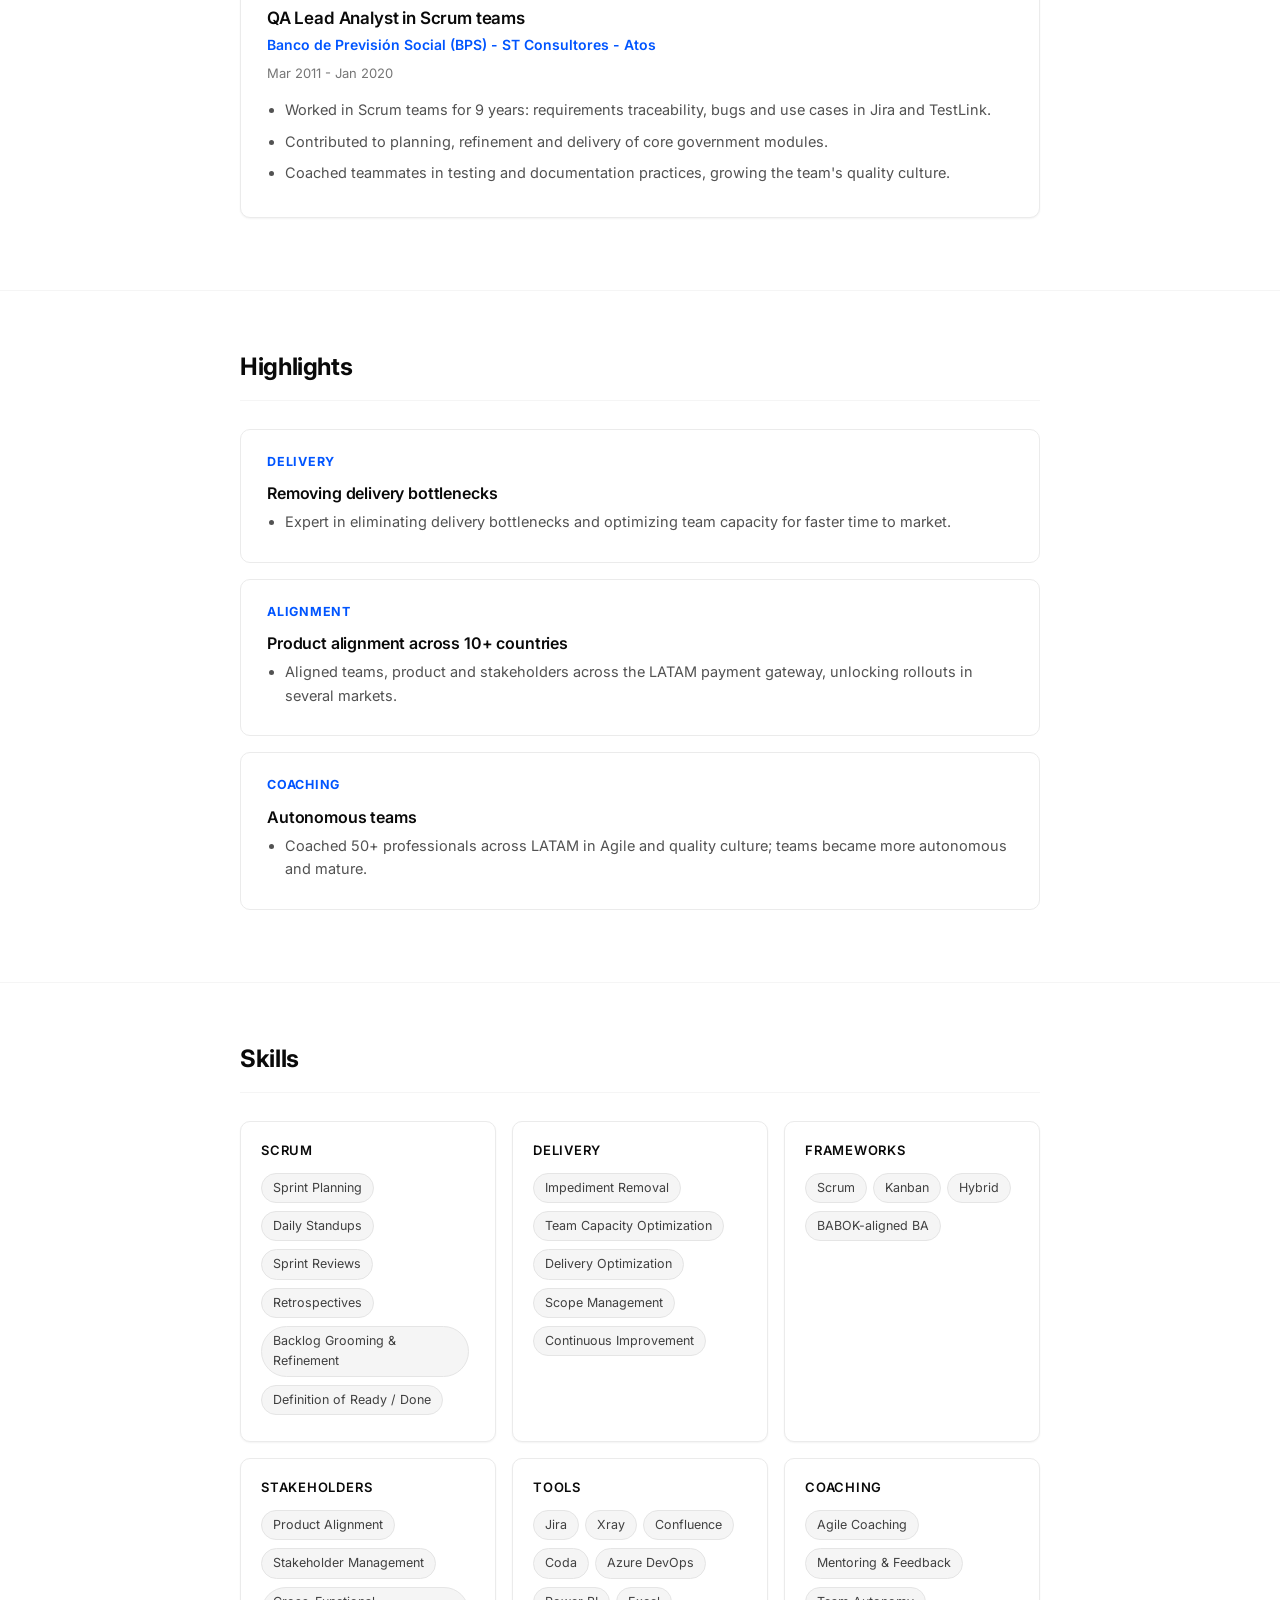
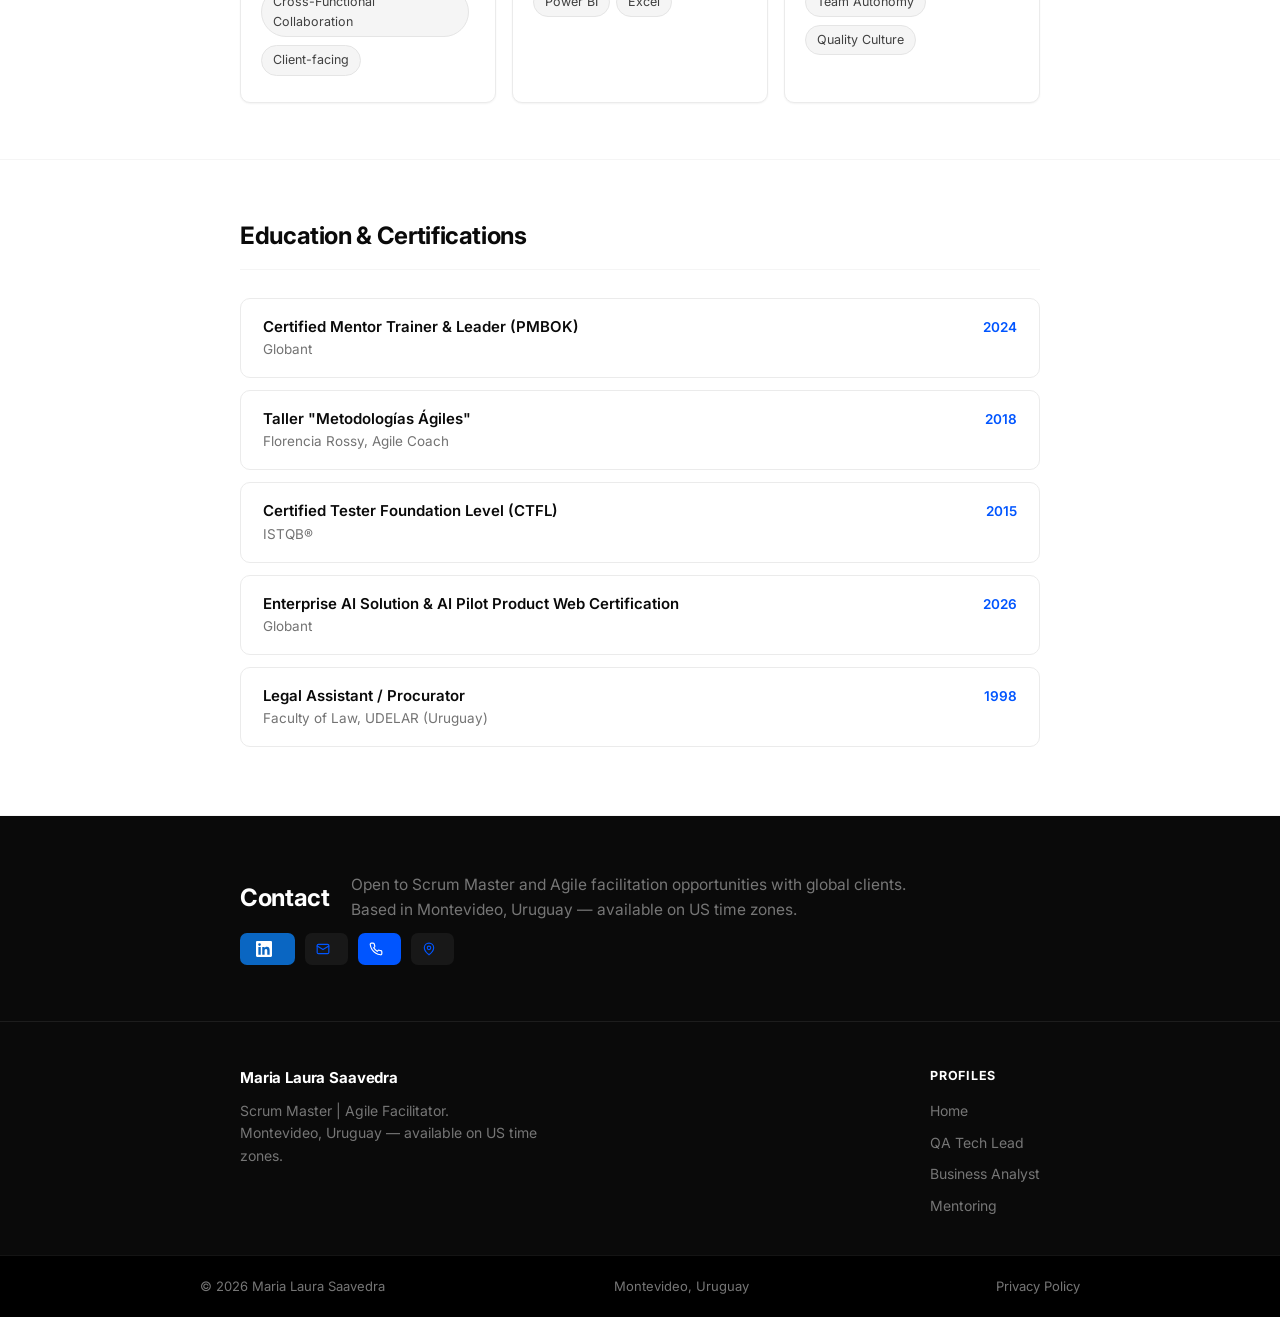
<file: scrum-master.html>
<!DOCTYPE html>
<html lang="en">
<head>
<meta charset="UTF-8">
<meta name="viewport" content="width=device-width, initial-scale=1.0">
<title>Maria Laura Saavedra - Scrum Master</title>
<meta name="description" content="Scrum Master &amp; Agile facilitator with 15+ years. Sprint ceremonies, backlog grooming, impediment removal, delivery optimization, team coaching. FinTech, insurance, public sector.">
<link rel="preconnect" href="https://fonts.googleapis.com">
<link rel="preconnect" href="https://fonts.gstatic.com" crossorigin>
<link href="https://fonts.googleapis.com/css2?family=Inter:wght@400;500;600;700;800&display=swap" rel="stylesheet">
<link rel="stylesheet" href="styles.css">
</head>
<body>

<nav>
  <div class="container">
    <a class="logo" href="index.html">Maria Laura Saavedra</a>
    <div class="nav-links">
      <a href="#about"><span class="en">About</span><span class="es">Sobre mí</span></a>
      <a href="#experience"><span class="en">Experience</span><span class="es">Experiencia</span></a>
      <a href="#projects"><span class="en">Highlights</span><span class="es">Logros</span></a>
      <a href="#skills"><span class="en">Skills</span><span class="es">Habilidades</span></a>
      <a href="#education"><span class="en">Education</span><span class="es">Educación</span></a>
      <a href="#contact"><span class="en">Contact</span><span class="es">Contacto</span></a>
    </div>
    <button class="lang-btn" id="langBtn" onclick="toggleLang()">ES</button>
  </div>
</nav>

<header class="hero">
  <div class="container">
    <span class="hero-label en">Profile 03 &mdash; Agile Delivery</span>
    <span class="hero-label es">Perfil 03 &mdash; Entrega Agile</span>
    <h1>Maria Laura Saavedra</h1>
    <div class="role">Scrum Master | Agile Facilitator</div>
    <p class="en">15+ years facilitating Agile delivery for FinTech, Payment Gateways, EdTech, Pharma, Healthcare, Insurance and the Public sector. I run Scrum ceremonies, groom the backlog with the team, remove impediments and optimize delivery - building autonomous, mature teams that ship quality faster.</p>
    <p class="es">15+ años facilitando la entrega Agile en FinTech, Pasarelas de Pago, EdTech, Pharma, Salud, Seguros y Sector Público. Coordino las ceremonias Scrum, refino el backlog con el equipo, elimino impedimentos y optimizo la entrega - construyendo equipos autónomos y maduros que entregan calidad más rápido.</p>
    <div class="chips">
      <span class="chip">Sprint Ceremonies</span>
      <span class="chip">Backlog Grooming</span>
      <span class="chip">Impediment Removal</span>
      <span class="chip">Delivery Optimization</span>
      <span class="chip">Scrum / Kanban</span>
      <span class="chip">Agile Coaching</span>
    </div>
  </div>
</header>

<section id="about">
  <div class="container">
    <h2 class="en">About me</h2><h2 class="es">Sobre mí</h2>
    <div class="about-grid">
      <div class="about-card">
        <h3 class="en">How I facilitate</h3><h3 class="es">Cómo facilito</h3>
        <p class="en">I run the full Scrum cycle: planning, standups, demos and retrospectives - keeping the focus on value, transparency and continuous improvement. I groom the backlog with the team until stories are ready, and I protect the flow by removing impediments fast.</p>
        <p class="es">Coordino el ciclo completo de Scrum: planning, standups, demos y retrospectivas - manteniendo el foco en el valor, la transparencia y la mejora continua. Refino el backlog con el equipo hasta que las stories estén listas, y protejo el flujo eliminando impedimentos rápido.</p>
        <ul>
          <li class="en">Facilitation that keeps ceremonies short, focused and useful.</li>
          <li class="es">Facilitación que mantiene las ceremonias cortas, enfocadas y útiles.</li>
          <li class="en">Product alignment and stakeholder management to protect the team.</li>
          <li class="es">Alineación con el producto y gestión de stakeholders para proteger al equipo.</li>
        </ul>
      </div>
      <div class="about-card">
        <h3 class="en">Why teams improve with me</h3><h3 class="es">Por qué los equipos mejoran conmigo</h3>
        <p class="en">I bring a quality and business-analysis background to the Scrum Master role. I understand the requirements flow and the testing effort, so I can see bottlenecks before they become delays and coach the team to fix them.</p>
        <p class="es">Traigo experiencia en calidad y análisis de negocio al rol de Scrum Master. Entiendo el flujo de requisitos y el esfuerzo de testing, así que veo los cuellos de botella antes de que se conviertan en demoras y coacheo al equipo para resolverlos.</p>
        <p class="en" style="margin-top:10px;">Certified Mentor Trainer &amp; Leader (PMBOK, 2024). I've coached 50+ professionals across LATAM. Based in Montevideo, Uruguay - available on US time zones.</p>
        <p class="es" style="margin-top:10px;">Certified Mentor Trainer &amp; Leader (PMBOK, 2024). He coachado a 50+ profesionales en LATAM. Vivo en Montevideo, Uruguay - disponible en horarios de EE.UU.</p>
      </div>
    </div>
  </div>
</section>

<section id="experience">
  <div class="container">
    <h2 class="en">Experience</h2><h2 class="es">Experiencia</h2>

    <div class="job">
      <h3 class="en">Sr Lead QA/QC-AI Analyst &amp; Scrum Facilitation</h3><h3 class="es">Sr Lead QA/QC-AI Analyst y facilitación Scrum</h3>
      <div class="co">Globant</div>
      <div class="date">Aug 2021 - Apr 2026</div>
      <ul>
        <li class="en">Facilitated Agile delivery across projects while leading QA strategy, aligning business goals with technical execution.</li>
        <li class="es">Facilité la entrega Agile entre proyectos mientras lideraba la estrategia QA, alineando los objetivos de negocio con la ejecución técnica.</li>
        <li class="en">Aligned the way of working across countries on the LATAM payment gateway, unlocking rollouts in several markets.</li>
        <li class="es">Alineé el modo de trabajo entre países en la pasarela de pagos LATAM, destrabando los rollouts en varios mercados.</li>
        <li class="en">Coached teams toward autonomy, maturity and continuous improvement.</li>
        <li class="es">Coaché equipos hacia la autonomía, la madurez y la mejora continua.</li>
      </ul>
    </div>

    <div class="job">
      <h3 class="en">QA Lead Analyst in Scrum teams</h3><h3 class="es">QA Lead Analyst en equipos Scrum</h3>
      <div class="co">Banco de Previsi&oacute;n Social (BPS) - ST Consultores - Atos</div>
      <div class="date">Mar 2011 - Jan 2020</div>
      <ul>
        <li class="en">Worked in Scrum teams for 9 years: requirements traceability, bugs and use cases in Jira and TestLink.</li>
        <li class="es">Trabajé 9 años en equipos Scrum: trazabilidad de requisitos, bugs y casos de uso en Jira y TestLink.</li>
        <li class="en">Contributed to planning, refinement and delivery of core government modules.</li>
        <li class="es">Contribuí al planning, refinamiento y entrega de módulos core gubernamentales.</li>
        <li class="en">Coached teammates in testing and documentation practices, growing the team's quality culture.</li>
        <li class="es">Coaché compañeros en prácticas de testing y documentación, haciendo crecer la cultura de calidad del equipo.</li>
      </ul>
    </div>
  </div>
</section>

<section id="projects">
  <div class="container">
    <h2 class="en">Highlights</h2><h2 class="es">Logros</h2>

    <div class="proj">
      <div class="tag en">Delivery</div><div class="tag es">Entrega</div>
      <h3 class="en">Removing delivery bottlenecks</h3><h3 class="es">Eliminando cuellos de botella</h3>
      <ul>
        <li class="en">Expert in eliminating delivery bottlenecks and optimizing team capacity for faster time to market.</li>
        <li class="es">Experta en eliminar cuellos de botella de entrega y optimizar la capacidad del equipo para un time to market más rápido.</li>
      </ul>
    </div>

    <div class="proj">
      <div class="tag en">Alignment</div><div class="tag es">Alineación</div>
      <h3 class="en">Product alignment across 10+ countries</h3><h3 class="es">Alineación de producto en 10+ países</h3>
      <ul>
        <li class="en">Aligned teams, product and stakeholders across the LATAM payment gateway, unlocking rollouts in several markets.</li>
        <li class="es">Alineé equipos, producto y stakeholders en la pasarela de pagos LATAM, destrabando los rollouts en varios mercados.</li>
      </ul>
    </div>

    <div class="proj">
      <div class="tag en">Coaching</div><div class="tag es">Coaching</div>
      <h3 class="en">Autonomous teams</h3><h3 class="es">Equipos autónomos</h3>
      <ul>
        <li class="en">Coached 50+ professionals across LATAM in Agile and quality culture; teams became more autonomous and mature.</li>
        <li class="es">Coaché a 50+ profesionales en LATAM en cultura Agile y de calidad; los equipos se volvieron más autónomos y maduros.</li>
      </ul>
    </div>
  </div>
</section>

<section id="skills">
  <div class="container">
    <h2 class="en">Skills</h2><h2 class="es">Habilidades</h2>
    <div class="skills-grid">
      <div class="skill-card">
        <h3 class="en">Scrum</h3><h3 class="es">Scrum</h3>
        <span>Sprint Planning</span><span>Daily Standups</span><span>Sprint Reviews</span><span>Retrospectives</span><span>Backlog Grooming &amp; Refinement</span><span>Definition of Ready / Done</span>
      </div>
      <div class="skill-card">
        <h3 class="en">Delivery</h3><h3 class="es">Entrega</h3>
        <span>Impediment Removal</span><span>Team Capacity Optimization</span><span>Delivery Optimization</span><span>Scope Management</span><span>Continuous Improvement</span>
      </div>
      <div class="skill-card">
        <h3 class="en">Frameworks</h3><h3 class="es">Frameworks</h3>
        <span>Scrum</span><span>Kanban</span><span>Hybrid</span><span>BABOK-aligned BA</span>
      </div>
      <div class="skill-card">
        <h3 class="en">Stakeholders</h3><h3 class="es">Stakeholders</h3>
        <span>Product Alignment</span><span>Stakeholder Management</span><span>Cross-Functional Collaboration</span><span>Client-facing</span>
      </div>
      <div class="skill-card">
        <h3 class="en">Tools</h3><h3 class="es">Herramientas</h3>
        <span>Jira</span><span>Xray</span><span>Confluence</span><span>Coda</span><span>Azure DevOps</span><span>Power BI</span><span>Excel</span>
      </div>
      <div class="skill-card">
        <h3 class="en">Coaching</h3><h3 class="es">Coaching</h3>
        <span>Agile Coaching</span><span>Mentoring &amp; Feedback</span><span>Team Autonomy</span><span>Quality Culture</span>
      </div>
    </div>
  </div>
</section>

<section id="education">
  <div class="container">
    <h2 class="en">Education &amp; Certifications</h2><h2 class="es">Educación y certificaciones</h2>
    <div class="edu">
      <div><div class="name">Certified Mentor Trainer &amp; Leader (PMBOK)</div><div class="detail">Globant</div></div>
      <div class="date">2024</div>
    </div>
    <div class="edu">
      <div><div class="name">Taller "Metodolog&iacute;as &Aacute;giles"</div><div class="detail">Florencia Rossy, Agile Coach</div></div>
      <div class="date">2018</div>
    </div>
    <div class="edu">
      <div><div class="name">Certified Tester Foundation Level (CTFL)</div><div class="detail">ISTQB&reg;</div></div>
      <div class="date">2015</div>
    </div>
    <div class="edu">
      <div><div class="name">Enterprise AI Solution &amp; AI Pilot Product Web Certification</div><div class="detail">Globant</div></div>
      <div class="date">2026</div>
    </div>
    <div class="edu">
      <div><div class="name">Legal Assistant / Procurator</div><div class="detail en">Faculty of Law, UDELAR (Uruguay)</div><div class="detail es">Facultad de Derecho, UDELAR (Uruguay)</div></div>
      <div class="date">1998</div>
    </div>
  </div>
</section>

<section id="contact" class="contact">
  <div class="container">
    <div class="contact-info">
      <h2 class="en">Contact</h2><h2 class="es">Contacto</h2>
      <p class="en">Open to Scrum Master and Agile facilitation opportunities with global clients.<br>Based in Montevideo, Uruguay &mdash; available on US time zones.</p>
      <p class="es">Disponible para oportunidades de Scrum Master y facilitación Agile con clientes globales.<br>Vivo en Montevideo, Uruguay &mdash; disponible en horarios de EE.UU.</p>
      <div class="contact-row">
      <a class="citem linkedin" href="https://www.linkedin.com/in/maria-laura-saavedra-rodriguez-45029432/" target="_blank" rel="noopener" title="LinkedIn" aria-label="LinkedIn"><svg class="btn-icon" viewBox="0 0 24 24" fill="currentColor" aria-hidden="true"><path d="M20.45 20.45h-3.55v-5.57c0-1.33-.03-3.04-1.85-3.04-1.86 0-2.14 1.45-2.14 2.94v5.67H9.36V9h3.41v1.56h.05c.47-.9 1.63-1.85 3.36-1.85 3.6 0 4.27 2.37 4.27 5.45v6.29zM5.34 7.43a2.06 2.06 0 1 1 0-4.12 2.06 2.06 0 0 1 0 4.12zM7.12 20.45H3.55V9h3.57v11.45zM22.22 0H1.77C.79 0 0 .77 0 1.72v20.55C0 23.23.79 24 1.77 24h20.45c.98 0 1.78-.77 1.78-1.73V1.72C24 .77 23.2 0 22.22 0z"/></svg></a>
      <a class="citem icon" href="mailto:saalaura@gmail.com" title="saalaura@gmail.com" aria-label="Email"><svg class="btn-icon" viewBox="0 0 24 24" fill="none" stroke="currentColor" stroke-width="2" stroke-linecap="round" stroke-linejoin="round" aria-hidden="true"><rect x="2" y="4" width="20" height="16" rx="2"/><path d="m22 7-10 6L2 7"/></svg></a>
      <a class="citem icon blue" href="tel:+59897496335" title="+598 97 496 335" aria-label="Phone"><svg class="btn-icon" viewBox="0 0 24 24" fill="none" stroke="currentColor" stroke-width="2" stroke-linecap="round" stroke-linejoin="round" aria-hidden="true"><path d="M22 16.92v3a2 2 0 0 1-2.18 2 19.79 19.79 0 0 1-8.63-3.07 19.5 19.5 0 0 1-6-6 19.79 19.79 0 0 1-3.07-8.67A2 2 0 0 1 4.11 2h3a2 2 0 0 1 2 1.72c.13.96.36 1.9.7 2.81a2 2 0 0 1-.45 2.11L8.09 9.91a16 16 0 0 0 6 6l1.27-1.27a2 2 0 0 1 2.11-.45c.91.34 1.85.57 2.81.7A2 2 0 0 1 22 16.92z"/></svg></a>
      <a class="citem icon" href="https://www.google.com/maps/search/Montevideo,+Uruguay" target="_blank" rel="noopener" title="Montevideo, Uruguay" aria-label="Location"><svg class="btn-icon" viewBox="0 0 24 24" fill="none" stroke="currentColor" stroke-width="2" stroke-linecap="round" stroke-linejoin="round" aria-hidden="true"><path d="M20 10c0 6-8 12-8 12s-8-6-8-12a8 8 0 0 1 16 0Z"/><circle cx="12" cy="10" r="3"/></svg></a>
      </div>
    </div>
  </div>
</section>

<footer>
  <div class="footer-grid">
    <div class="footer-brand">
      <div class="footer-logo">Maria Laura Saavedra</div>
      <p class="footer-desc">Scrum Master | Agile Facilitator.<br>Montevideo, Uruguay &mdash; available on US time zones.</p>
    </div>
    <div class="footer-col">
      <div class="footer-col-heading"><span class="en">Profiles</span><span class="es">Perfiles</span></div>
      <a href="index.html"><span class="en">Home</span><span class="es">Inicio</span></a>
      <a href="qa-lead.html"><span class="en">QA Tech Lead</span><span class="es">QA Tech Lead</span></a>
      <a href="ba.html"><span class="en">Business Analyst</span><span class="es">Business Analyst</span></a>
      <a href="mentoring.html"><span class="en">Mentoring</span><span class="es">Mentoría</span></a>
    </div>
  </div>
    </div>
  </div>
  <div class="footer-bottom">
    <div class="footer-bottom-inner">
      <span>&copy; <span id="year"></span> Maria Laura Saavedra</span>
      <span>Montevideo, Uruguay</span>
      <div class="footer-bottom-links">
        <a href="privacy.html"><span class="en">Privacy Policy</span><span class="es">Política de privacidad</span></a>
      </div>
    </div>
    </div>
  </div>
</footer>

<script>
  document.getElementById('year').textContent = new Date().getFullYear();
  function toggleLang() {
    document.body.classList.toggle('es');
    document.getElementById('langBtn').textContent = document.body.classList.contains('es') ? 'EN' : 'ES';
  }
  document.getElementById('floatToggle').addEventListener('click', function () {
    document.getElementById('floatPanel').classList.toggle('open');
  });
</script>
<nav class="float-nav" aria-label="Quick nav">
  <button class="float-toggle" id="floatToggle" aria-label="Menu"><span class="en">Menu</span><span class="es">Menú</span></button>
  <div class="float-panel" id="floatPanel">
    <a href="index.html"><span class="en">Home</span><span class="es">Inicio</span></a>
    <a href="qa-lead.html">QA</a>
    <a href="ba.html">BA</a>
    <a href="scrum-master.html">SM</a>
    <a href="mentoring.html"><span class="en">Mentoring</span><span class="es">Mentoría</span></a>
  </div>
</nav>
</body>
</html>
</file>
<file: styles.css>
:root {
  --ink: #0a0a0a;
  --ink-90: #1a1a1a;
  --ink-80: #2d2d2d;
  --ink-70: #404040;
  --ink-60: #525252;
  --ink-50: #737373;
  --ink-40: #767676;
  --ink-30: #d4d4d4;
  --ink-20: #e5e5e5;
  --ink-15: #ebebeb;
  --ink-10: #f5f5f5;
  --ink-5: #fafafa;
  --white: #ffffff;
  --accent: #0055ff;
  --accent-hover: #0044dd;
  --max-width: 880px;
  --radius: 10px;
  --shadow-sm: 0 1px 2px 0 rgb(0 0 0 / 0.05);
  --shadow-md: 0 4px 6px -1px rgb(0 0 0 / 0.06);
  --shadow-lg: 0 10px 20px -4px rgb(0 0 0 / 0.08);
  --transition-fast: 150ms cubic-bezier(0.4, 0, 0.2, 1);
  --transition-base: 250ms cubic-bezier(0.4, 0, 0.2, 1);
}
* { margin: 0; padding: 0; box-sizing: border-box; }
html { scroll-behavior: smooth; -webkit-font-smoothing: antialiased; }
body {
  font-family: 'Inter', -apple-system, BlinkMacSystemFont, 'Segoe UI', Roboto, sans-serif;
  font-weight: 400;
  line-height: 1.625;
  color: var(--ink-80);
  background: var(--white);
  min-height: 100vh;
}
.container { max-width: var(--max-width); margin: 0 auto; padding: 0 40px; }

/* LANG TOGGLE */
.es { display: none !important; }
body.es .es { display: inline !important; }
body.es .en { display: none !important; }
body.es .en-only { display: none !important; }
body.es .es-only { display: inline !important; }
.es-only { display: none !important; }

/* NAV */
nav { position: sticky; top: 0; background: rgba(255,255,255,0.92); backdrop-filter: blur(8px); border-bottom: 1px solid var(--ink-10); z-index: 100; }
nav .container { display: flex; align-items: center; justify-content: space-between; height: 64px; gap: 12px; }
.logo { font-weight: 700; font-size: 15px; color: var(--ink); text-decoration: none; letter-spacing: -0.01em; }
.logo:hover { color: var(--accent); }
.nav-links { display: flex; align-items: center; gap: 18px; }
.nav-links a { color: var(--ink-50); text-decoration: none; font-size: 14px; font-weight: 500; transition: color var(--transition-fast); }
.nav-links a:hover { color: var(--ink); }
.nav-link-btn { color: var(--ink-50); text-decoration: none; font-size: 14px; font-weight: 500; transition: color var(--transition-fast); }
.nav-link-btn:hover { color: var(--accent); }
.lang-btn {
  background: transparent;
  color: var(--ink);
  border: 1px solid var(--ink-30);
  padding: 5px 12px;
  border-radius: 6px;
  font-family: inherit;
  font-weight: 600;
  font-size: 12.5px;
  letter-spacing: 0.02em;
  cursor: pointer;
  white-space: nowrap;
  transition: all var(--transition-fast);
}
.lang-btn:hover { border-color: var(--ink); }

/* HERO */
.hero { padding: 84px 0 72px; background: var(--white); color: var(--ink-80); }
.hero-label {
  display: block;
  font-size: 13px;
  font-weight: 600;
  letter-spacing: 0.08em;
  text-transform: uppercase;
  color: var(--ink-50);
  margin-bottom: 20px;
}
.hero h1 { font-size: clamp(30px, 5vw, 42px); font-weight: 600; line-height: 1.2; letter-spacing: -0.02em; color: var(--ink); margin-bottom: 14px; }
.hero .role { font-size: 18px; font-weight: 600; color: var(--accent); margin-bottom: 20px; }
.hero p { font-size: 16px; line-height: 1.7; color: var(--ink-50); max-width: 680px; }
.hero-proof { display: flex; align-items: center; gap: 20px; margin-top: 28px; flex-wrap: wrap; }
.hero-proof-stats { font-size: 13px; font-weight: 500; letter-spacing: 0.02em; color: var(--ink-40); }
.hero-proof-stats strong { color: var(--ink); font-weight: 600; }
.hero-proof-social { display: flex; gap: 16px; }
.hero-proof-social a { color: var(--ink-30); transition: color var(--transition-fast); display: inline-flex; }
.hero-proof-social a:hover { color: var(--ink); }
.hero .chips { margin-top: 28px; display: flex; flex-wrap: wrap; gap: 10px; }
.chip {
  background: var(--ink-10);
  border: 1px solid var(--ink-20);
  color: var(--ink-70);
  padding: 6px 14px;
  border-radius: 999px;
  font-size: 13px;
  font-weight: 500;
}

/* SECTIONS */
section { padding: 56px 0; border-top: 1px solid var(--ink-10); }
h2 {
  font-size: 24px;
  font-weight: 700;
  letter-spacing: -0.015em;
  color: var(--ink);
  margin-bottom: 28px;
  padding-bottom: 14px;
  border-bottom: 1px solid var(--ink-10);
  display: block;
}

/* ABOUT */
.about-grid { display: grid; grid-template-columns: 1fr 1fr; gap: 24px; }
.about-card { background: var(--white); border: 1px solid var(--ink-15); border-radius: var(--radius); padding: 26px; box-shadow: var(--shadow-sm); }
.about-card h3 { color: var(--ink); font-weight: 600; font-size: 16px; margin-bottom: 12px; letter-spacing: -0.01em; }
.about-card p, .about-card li { font-size: 14.5px; color: var(--ink-60); }
.about-card ul { padding-left: 18px; margin-top: 8px; }
.about-card li { margin-bottom: 8px; }

/* EXPERIENCE */
.job {
  background: var(--white);
  border: 1px solid var(--ink-15);
  border-radius: var(--radius);
  padding: 24px 26px;
  margin-bottom: 16px;
  box-shadow: var(--shadow-sm);
  transition: border-color var(--transition-fast), box-shadow var(--transition-fast);
}
.job:hover { border-color: var(--ink-30); box-shadow: var(--shadow-md); }
.job h3 { font-size: 17px; font-weight: 600; color: var(--ink); letter-spacing: -0.01em; }
.job .co { color: var(--accent); font-weight: 600; font-size: 14px; margin-top: 2px; }
.job .date { color: var(--ink-40); font-size: 13px; margin: 6px 0 14px; }
.job ul { padding-left: 18px; }
.job li { margin-bottom: 8px; font-size: 14.5px; color: var(--ink-60); }

/* PROJECTS */
.proj { background: var(--white); border: 1px solid var(--ink-15); border-radius: var(--radius); padding: 22px 26px; margin-bottom: 16px; transition: border-color var(--transition-fast), box-shadow var(--transition-fast); }
.proj:hover { border-color: var(--ink-30); box-shadow: var(--shadow-md); }
.proj .tag { color: var(--accent); font-weight: 700; font-size: 12.5px; text-transform: uppercase; letter-spacing: 0.06em; }
.proj h3 { color: var(--ink); font-weight: 600; font-size: 16px; margin: 8px 0 4px; letter-spacing: -0.01em; }
.proj .meta { color: var(--ink-40); font-size: 13px; margin-bottom: 10px; }
.proj p, .proj li { font-size: 14.5px; color: var(--ink-60); }
.proj ul { padding-left: 18px; }
.proj li { margin-bottom: 6px; }

/* SKILLS */
.skills-grid { display: grid; grid-template-columns: 1fr 1fr 1fr; gap: 16px; }
.skill-card { background: var(--white); border: 1px solid var(--ink-15); border-radius: var(--radius); padding: 18px 20px; box-shadow: var(--shadow-sm); }
.skill-card h3 { color: var(--ink); font-weight: 600; font-size: 13px; margin-bottom: 12px; text-transform: uppercase; letter-spacing: 0.06em; }
.skill-card span {
  display: inline-block;
  background: var(--ink-10);
  border: 1px solid var(--ink-20);
  color: var(--ink-70);
  padding: 4px 11px;
  border-radius: 999px;
  font-size: 12.5px;
  margin: 0 6px 8px 0;
}

/* EDUCATION */
.edu {
  background: var(--white);
  border: 1px solid var(--ink-15);
  border-radius: var(--radius);
  padding: 16px 22px;
  margin-bottom: 12px;
  display: flex;
  justify-content: space-between;
  align-items: baseline;
  gap: 16px;
  flex-wrap: wrap;
}
.edu .name { font-weight: 600; font-size: 15px; color: var(--ink); }
.edu .detail { color: var(--ink-50); font-size: 13.5px; }
.edu .date { color: var(--accent); font-weight: 600; font-size: 13.5px; white-space: nowrap; }

/* CONTACT */
.contact { background: var(--ink); color: var(--ink-30); }
.contact h2 { color: var(--white); border-bottom-color: rgba(255, 255, 255, 0.08); }
.contact-info h2 { margin: 0; padding: 0; border: none; white-space: nowrap; }
.contact p { color: var(--ink-40); font-size: 15.5px; }
.contact-info { display: flex; flex-wrap: wrap; align-items: center; gap: 10px 22px; }
.contact .citem { background: rgba(255, 255, 255, 0.06); border-color: rgba(255, 255, 255, 0.14); }
.contact .citem.icon:hover { background: rgba(255, 255, 255, 0.12); }
.contact .citem.icon svg { color: var(--accent); }
.contact .citem.linkedin { background: #0a66c2; border-color: #0a66c2; }
.contact .citem.blue { background: var(--accent); border-color: var(--accent); }
.contact .citem.blue svg { color: var(--white); }
.btn-icon { width: 14px; height: 14px; margin-right: 7px; vertical-align: -2px; color: var(--accent); }
.citem.linkedin svg { width: 16px; height: 16px; color: var(--white); display: block; }
.citem.linkedin:hover { background: #095eae; }
.citem.icon { padding: 9px 11px; text-decoration: none; }
.citem.blue:hover { background: var(--accent-hover); border-color: var(--accent-hover); }
.contact-row { display: flex; flex-wrap: wrap; align-items: center; gap: 10px; }
.citem {
  display: inline-flex;
  align-items: center;
  gap: 6px;
  border-radius: 7px;
  padding: 8px 16px;
  font-size: 13.5px;
}
/* LANDING */
.landing-hero { text-align: center; padding: 100px 0 84px; }
.landing-hero .hero-label { margin-bottom: 16px; }
.landing-hero h1 { font-size: clamp(32px, 5vw, 46px); }
.landing-hero .role { margin-bottom: 20px; }
.landing-hero p { margin: 0 auto; }
.landing-hero .hero-proof { justify-content: center; }
.cards { display: grid; grid-template-columns: 1fr 1fr; gap: 24px; padding: 40px 0 20px; }
.profile-card {
  background: var(--white);
  border: 1px solid var(--ink-15);
  border-radius: 12px;
  padding: 34px 30px;
  text-decoration: none;
  color: var(--ink-80);
  display: block;
  transition: border-color var(--transition-base), box-shadow var(--transition-base), transform var(--transition-base);
}
.profile-card:hover { border-color: var(--ink); transform: translateY(-3px); box-shadow: var(--shadow-lg); }
.profile-card .pc-tag { font-size: 12.5px; font-weight: 700; text-transform: uppercase; letter-spacing: 0.06em; color: var(--accent); }
.profile-card h3 { font-size: 23px; font-weight: 600; color: var(--ink); margin: 10px 0 8px; letter-spacing: -0.015em; }
.profile-card p { font-size: 14.5px; color: var(--ink-50); }
.profile-card .go { color: var(--ink); font-weight: 600; font-size: 14.5px; margin-top: 18px; display: inline-block; transition: color var(--transition-fast); }
.profile-card:hover .go { color: var(--accent); }

footer { border-top: 1px solid rgba(255, 255, 255, 0.08); background: var(--ink); color: var(--ink-40); font-size: 13.5px; }
.footer-grid { max-width: var(--max-width); margin: 0 auto; padding: 44px 40px 28px; display: flex; justify-content: space-between; gap: 36px; align-items: flex-start; }
.footer-brand { flex: 1; max-width: 460px; }
.footer-col { flex: 0 0 auto; }
.footer-logo { display: block; font-weight: 700; font-size: 15px; color: var(--white); text-decoration: none; letter-spacing: -0.01em; margin-bottom: 10px; }
.footer-desc { color: var(--ink-40); font-size: 14px; line-height: 1.6; margin-bottom: 16px; max-width: 320px; }
.footer-col-heading { display: block; font-size: 12.5px; font-weight: 700; text-transform: uppercase; letter-spacing: 0.06em; color: var(--white); margin-bottom: 14px; }
.footer-col a { display: block; color: var(--ink-40); text-decoration: none; font-size: 14px; margin-bottom: 9px; transition: color var(--transition-fast); }
.footer-col a:hover { color: var(--accent); }
.footer-bottom { border-top: 1px solid rgba(255, 255, 255, 0.08); background: #000000; padding: 20px 40px; text-align: center; }
.footer-bottom-inner { max-width: var(--max-width); margin: 0 auto; display: flex; justify-content: space-between; align-items: center; gap: 12px; flex-wrap: wrap; font-size: 13px; color: var(--ink-40); }
.footer-bottom-links a { color: var(--ink-40); text-decoration: none; margin-left: 18px; transition: color var(--transition-fast); }
.footer-bottom-links a:hover { color: var(--white); }

/* FLOAT NAV */
.float-nav {
  position: fixed;
  right: 14px;
  top: 50%;
  transform: translateY(-50%);
  z-index: 100;
  display: flex;
  flex-direction: column;
  align-items: flex-end;
}
.float-toggle {
  background: var(--ink-20);
  border: 1px solid var(--ink-30);
  color: var(--ink-70);
  font-size: 12px;
  font-weight: 600;
  padding: 6px 10px;
  border-radius: 7px;
  cursor: pointer;
  line-height: 1;
  transition: background var(--transition-fast);
}
.float-toggle:hover { background: var(--ink-30); }
.float-panel {
  display: none;
  flex-direction: column;
  gap: 2px;
  margin-top: 8px;
  background: var(--ink-20);
  border: 1px solid var(--ink-30);
  border-radius: 8px;
  padding: 6px;
  box-shadow: 0 10px 30px rgba(0, 0, 0, 0.1);
}
.float-panel.open { display: flex; }
.float-panel a {
  color: var(--ink-70);
  text-decoration: none;
  font-size: 12.5px;
  font-weight: 600;
  padding: 6px 12px;
  border-radius: 6px;
  white-space: nowrap;
  transition: background var(--transition-fast), color var(--transition-fast);
}
.float-panel a:hover { background: var(--accent); color: var(--white); }

/* LEGAL */
.legal { padding: 84px 0; }
.legal h1 { margin: 0 0 6px; }
.legal-meta { color: var(--ink-40); font-size: 13.5px; margin-bottom: 26px; }
.legal-meta a, .legal a { color: var(--accent); text-decoration: none; }
.legal-meta a:hover, .legal a:hover { color: var(--accent-hover); }
.legal p { color: var(--ink-60); font-size: 15.5px; line-height: 1.7; margin-bottom: 16px; }
.legal-back { margin-top: 30px; }

@media (max-width: 760px) {
  .about-grid, .skills-grid, .cards { grid-template-columns: 1fr; }
  .hero h1, .landing-hero h1 { font-size: 28px; }
  .nav-links { gap: 12px; }
  .nav-links a { font-size: 13px; }
  h2 { font-size: 21px; }
  .logo { font-size: 13.5px; }
  section { padding: 44px 0; }
  .footer-grid { grid-template-columns: 1fr; gap: 24px; }
  .footer-bottom-inner { justify-content: center; }
}
</file>
